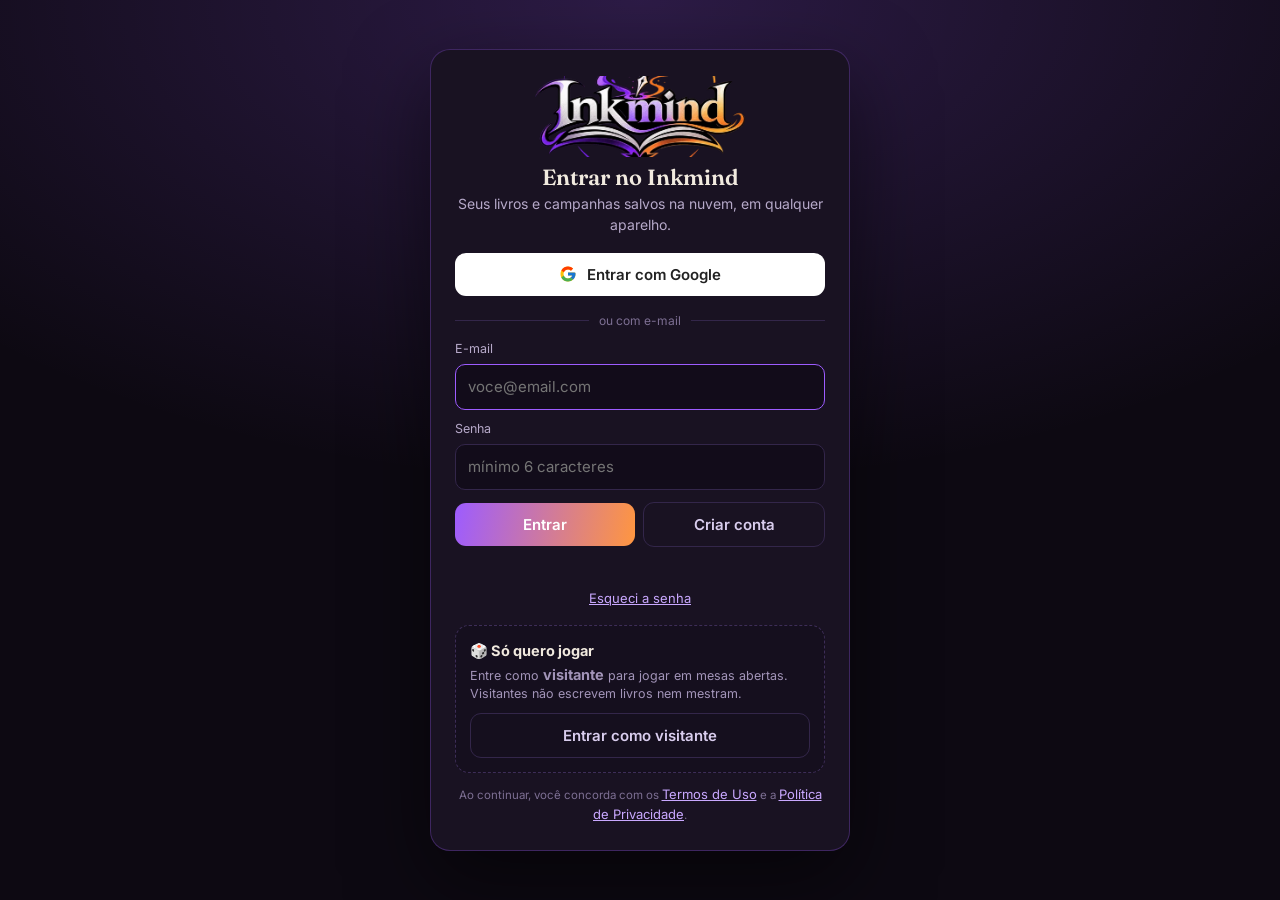
<file: index.html>
<!DOCTYPE html>
<html lang="pt-BR" data-theme="inkmind">
<head>
<meta charset="utf-8">
<meta name="viewport" content="width=device-width, initial-scale=1">
<title>Inkmind — Estúdio de Histórias e RPG</title>
<link rel="icon" type="image/png" href="img/icon-64.png">
<link rel="apple-touch-icon" href="img/icon-180.png">
<meta name="theme-color" content="#0d0912">
<link rel="preconnect" href="https://fonts.googleapis.com">
<link rel="preconnect" href="https://fonts.gstatic.com" crossorigin>
<link rel="stylesheet" href="https://fonts.googleapis.com/css2?family=Fraunces:opsz,wght@9..144,400;9..144,600;9..144,700&family=Inter:wght@400;500;600&display=swap">
<script src="js/lib/purify.min.js"></script>
<link rel="stylesheet" href="css/inkmind.css?v=40">
<script>if(window.top===window&&!/claude|anthropic/.test(location.host)){[['link',{rel:'manifest',href:'manifest.webmanifest'}],['link',{rel:'apple-touch-icon',href:'img/icon-180.png'}],['meta',{name:'theme-color',content:'#0d0912'}],['meta',{name:'apple-mobile-web-app-capable',content:'yes'}],['meta',{name:'mobile-web-app-capable',content:'yes'}],['meta',{name:'apple-mobile-web-app-title',content:'Inkmind'}],['meta',{name:'apple-mobile-web-app-status-bar-style',content:'black-translucent'}]].forEach(([t,a])=>{const e=document.createElement(t);for(const k in a)e.setAttribute(k,a[k]);document.head.appendChild(e)})}</script>
</head>
<body>
<div id="splash"><div><img class="q-img" src="img/mark.webp" alt="">Abrindo sua estante…</div></div>
<div id="app"></div>
<div id="toasts"></div>
<div id="imgbar"><button data-w="25">25%</button><button data-w="50">50%</button><button data-w="75">75%</button><button data-w="100">100%</button><button data-w="del">Remover</button></div>
<input type="file" id="filepick" hidden>
<script src="js/01-base.js?v=40"></script>
<script src="js/02-estante.js?v=40"></script>
<script src="js/03-editor.js?v=40"></script>
<script src="js/04-mesa.js?v=40"></script>
<script src="js/05-mesa-extras.js?v=40"></script>
<script src="js/06-aparencia.js?v=40"></script>
<script src="js/07-mestre.js?v=40"></script>
<script src="js/08-tela-de-jogo.js?v=40"></script>
<script src="js/09-combate.js?v=40"></script>
<script src="js/10-aprender.js?v=40"></script>
<script src="js/11-mecanicas.js?v=40"></script>
<script src="js/12-backup.js?v=40"></script>
<script src="js/13-escrita-organizar.js?v=40"></script>
<script src="js/14-paginacao.js?v=40"></script>
<script src="js/15-menus.js?v=40"></script>
<script src="js/16-ferramentas-word.js?v=40"></script>
<script src="js/17-online.js?v=40"></script>
<script src="js/18-site-publico.js?v=40"></script>
<script src="js/19-mapa-secreto.js?v=40"></script>
<script src="js/20-painel-mover.js?v=40"></script>
<script src="js/21-coautoria.js?v=40"></script>
<script src="js/22-economia.js?v=40"></script>
<script src="js/23-celular-dados.js?v=40"></script>
<script src="js/24-livro-rpg.js?v=40"></script>
<script src="js/25-dicionario.js?v=40"></script>
<script src="js/26-revisor.js?v=40"></script>
<script src="js/27-relatos.js?v=40"></script>
<script src="js/28-zoom.js?v=40"></script>
<script src="js/29-telao.js?v=40"></script>
<script src="js/30-rotulo.js?v=40"></script>
<script src="js/31-previa-celular.js?v=40"></script>
<script src="js/32-modificacoes.js?v=40"></script>
<script src="js/33-lojas.js?v=40"></script>
<script src="js/34-cyberpunk.js?v=40"></script>
<script src="js/35-offline.js?v=40"></script>
<script src="js/99-inicio.js?v=40"></script>
</body>
</html>
</file>
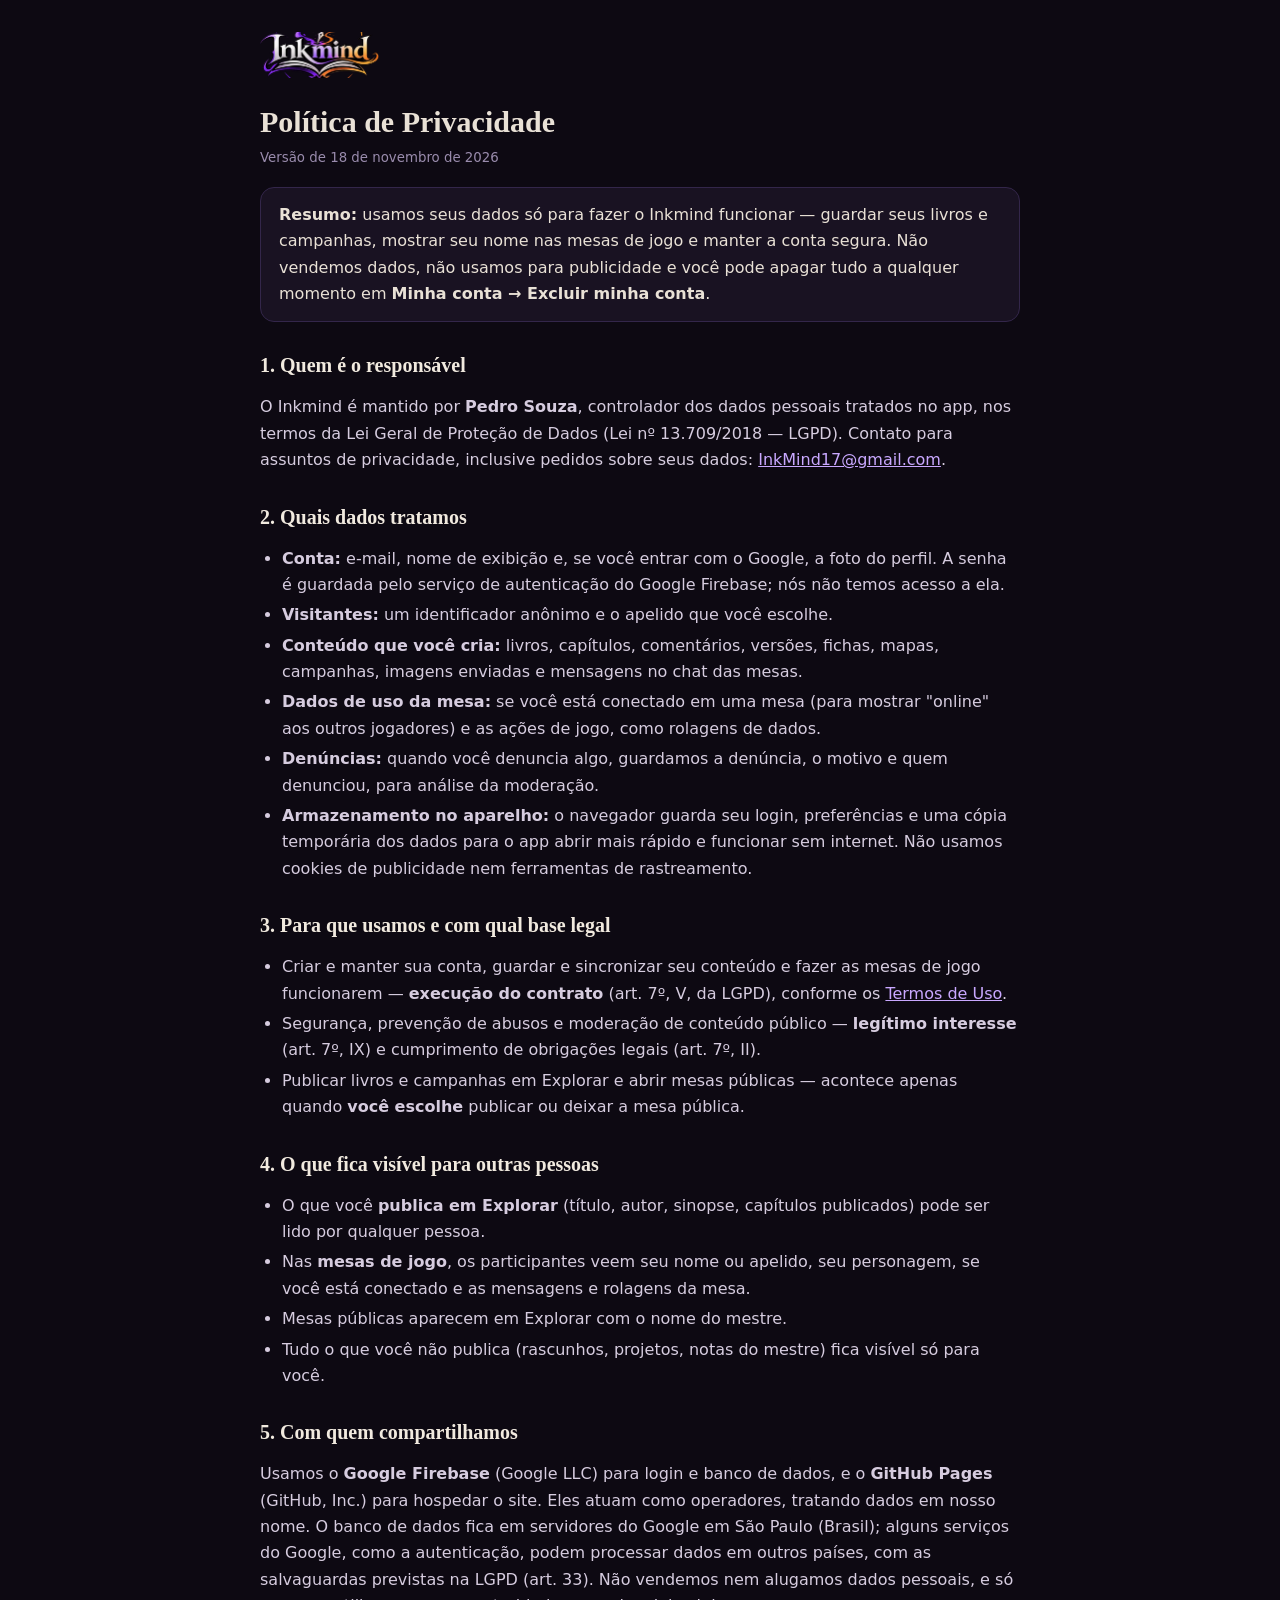
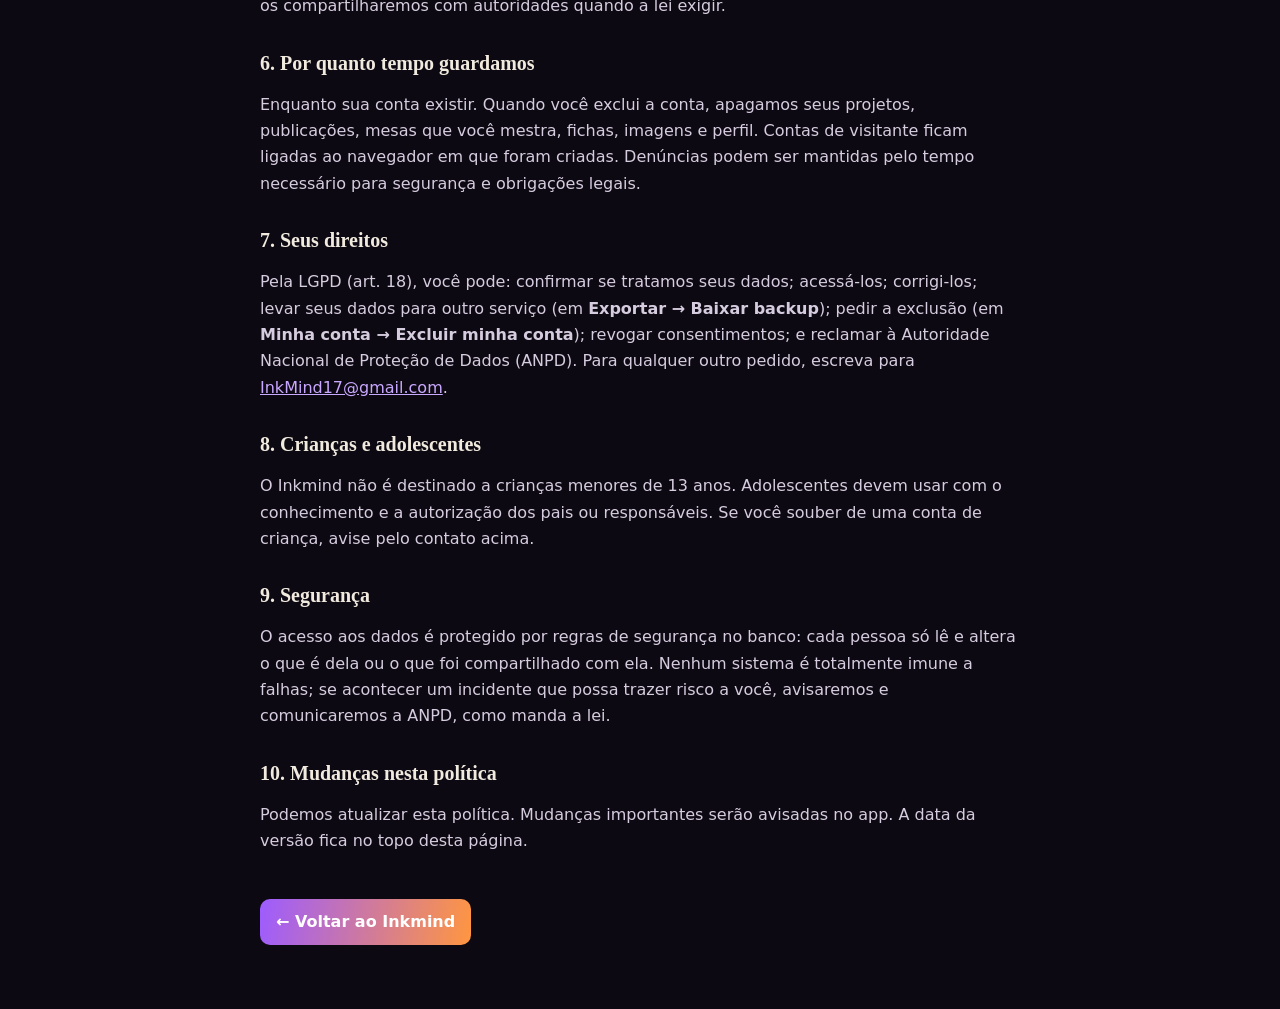
<file: privacidade.html>
<!DOCTYPE html>
<html lang="pt-BR">
<head>
<meta charset="utf-8">
<meta name="viewport" content="width=device-width,initial-scale=1">
<title>Política de Privacidade — Inkmind</title>
<link rel="icon" href="img/icon-64.png">
<meta name="theme-color" content="#0d0912">
<style>
body{margin:0;background:#0d0912;color:#e9e1d6;font:16px/1.65 Inter,system-ui,-apple-system,Segoe UI,sans-serif}
main{max-width:760px;margin:0 auto;padding:32px 20px 64px}
header{display:flex;align-items:center;gap:12px;margin-bottom:8px}header img{height:46px}
h1{font:600 30px/1.2 Georgia,serif;margin:18px 0 4px}h2{font:600 20px/1.3 Georgia,serif;margin:30px 0 8px;color:#f1eadf}
p,li{color:#d6ccdf}a{color:#c9a8ff}small{color:#9a8cad}
.box{background:#191222;border:1px solid #33264a;border-radius:14px;padding:14px 18px;margin:16px 0}
ul{padding-left:22px}li{margin:4px 0}
.back{display:inline-block;margin-top:28px;padding:10px 16px;border-radius:10px;background:linear-gradient(100deg,#9d5cff,#ff9640);color:#fff;text-decoration:none;font-weight:600}
</style>
</head>
<body><main>
<header><a href="./"><img src="img/wordmark.webp" alt="Inkmind"></a></header>
<h1>Política de Privacidade</h1>
<small>Versão de 18 de novembro de 2026</small>

<div class="box"><b>Resumo:</b> usamos seus dados só para fazer o Inkmind funcionar — guardar seus livros e campanhas, mostrar seu nome nas mesas de jogo e manter a conta segura. Não vendemos dados, não usamos para publicidade e você pode apagar tudo a qualquer momento em <b>Minha conta → Excluir minha conta</b>.</div>

<h2>1. Quem é o responsável</h2>
<p>O Inkmind é mantido por <b>Pedro Souza</b>, controlador dos dados pessoais tratados no app, nos termos da Lei Geral de Proteção de Dados (Lei nº 13.709/2018 — LGPD). Contato para assuntos de privacidade, inclusive pedidos sobre seus dados: <a href="mailto:InkMind17@gmail.com">InkMind17@gmail.com</a>.</p>

<h2>2. Quais dados tratamos</h2>
<ul>
<li><b>Conta:</b> e-mail, nome de exibição e, se você entrar com o Google, a foto do perfil. A senha é guardada pelo serviço de autenticação do Google Firebase; nós não temos acesso a ela.</li>
<li><b>Visitantes:</b> um identificador anônimo e o apelido que você escolhe.</li>
<li><b>Conteúdo que você cria:</b> livros, capítulos, comentários, versões, fichas, mapas, campanhas, imagens enviadas e mensagens no chat das mesas.</li>
<li><b>Dados de uso da mesa:</b> se você está conectado em uma mesa (para mostrar "online" aos outros jogadores) e as ações de jogo, como rolagens de dados.</li>
<li><b>Denúncias:</b> quando você denuncia algo, guardamos a denúncia, o motivo e quem denunciou, para análise da moderação.</li>
<li><b>Armazenamento no aparelho:</b> o navegador guarda seu login, preferências e uma cópia temporária dos dados para o app abrir mais rápido e funcionar sem internet. Não usamos cookies de publicidade nem ferramentas de rastreamento.</li>
</ul>

<h2>3. Para que usamos e com qual base legal</h2>
<ul>
<li>Criar e manter sua conta, guardar e sincronizar seu conteúdo e fazer as mesas de jogo funcionarem — <b>execução do contrato</b> (art. 7º, V, da LGPD), conforme os <a href="termos.html">Termos de Uso</a>.</li>
<li>Segurança, prevenção de abusos e moderação de conteúdo público — <b>legítimo interesse</b> (art. 7º, IX) e cumprimento de obrigações legais (art. 7º, II).</li>
<li>Publicar livros e campanhas em Explorar e abrir mesas públicas — acontece apenas quando <b>você escolhe</b> publicar ou deixar a mesa pública.</li>
</ul>

<h2>4. O que fica visível para outras pessoas</h2>
<ul>
<li>O que você <b>publica em Explorar</b> (título, autor, sinopse, capítulos publicados) pode ser lido por qualquer pessoa.</li>
<li>Nas <b>mesas de jogo</b>, os participantes veem seu nome ou apelido, seu personagem, se você está conectado e as mensagens e rolagens da mesa.</li>
<li>Mesas públicas aparecem em Explorar com o nome do mestre.</li>
<li>Tudo o que você não publica (rascunhos, projetos, notas do mestre) fica visível só para você.</li>
</ul>

<h2>5. Com quem compartilhamos</h2>
<p>Usamos o <b>Google Firebase</b> (Google LLC) para login e banco de dados, e o <b>GitHub Pages</b> (GitHub, Inc.) para hospedar o site. Eles atuam como operadores, tratando dados em nosso nome. O banco de dados fica em servidores do Google em São Paulo (Brasil); alguns serviços do Google, como a autenticação, podem processar dados em outros países, com as salvaguardas previstas na LGPD (art. 33). Não vendemos nem alugamos dados pessoais, e só os compartilharemos com autoridades quando a lei exigir.</p>

<h2>6. Por quanto tempo guardamos</h2>
<p>Enquanto sua conta existir. Quando você exclui a conta, apagamos seus projetos, publicações, mesas que você mestra, fichas, imagens e perfil. Contas de visitante ficam ligadas ao navegador em que foram criadas. Denúncias podem ser mantidas pelo tempo necessário para segurança e obrigações legais.</p>

<h2>7. Seus direitos</h2>
<p>Pela LGPD (art. 18), você pode: confirmar se tratamos seus dados; acessá-los; corrigi-los; levar seus dados para outro serviço (em <b>Exportar → Baixar backup</b>); pedir a exclusão (em <b>Minha conta → Excluir minha conta</b>); revogar consentimentos; e reclamar à Autoridade Nacional de Proteção de Dados (ANPD). Para qualquer outro pedido, escreva para <a href="mailto:InkMind17@gmail.com">InkMind17@gmail.com</a>.</p>

<h2>8. Crianças e adolescentes</h2>
<p>O Inkmind não é destinado a crianças menores de 13 anos. Adolescentes devem usar com o conhecimento e a autorização dos pais ou responsáveis. Se você souber de uma conta de criança, avise pelo contato acima.</p>

<h2>9. Segurança</h2>
<p>O acesso aos dados é protegido por regras de segurança no banco: cada pessoa só lê e altera o que é dela ou o que foi compartilhado com ela. Nenhum sistema é totalmente imune a falhas; se acontecer um incidente que possa trazer risco a você, avisaremos e comunicaremos a ANPD, como manda a lei.</p>

<h2>10. Mudanças nesta política</h2>
<p>Podemos atualizar esta política. Mudanças importantes serão avisadas no app. A data da versão fica no topo desta página.</p>

<a class="back" href="./">← Voltar ao Inkmind</a>
</main></body>
</html>
</file>
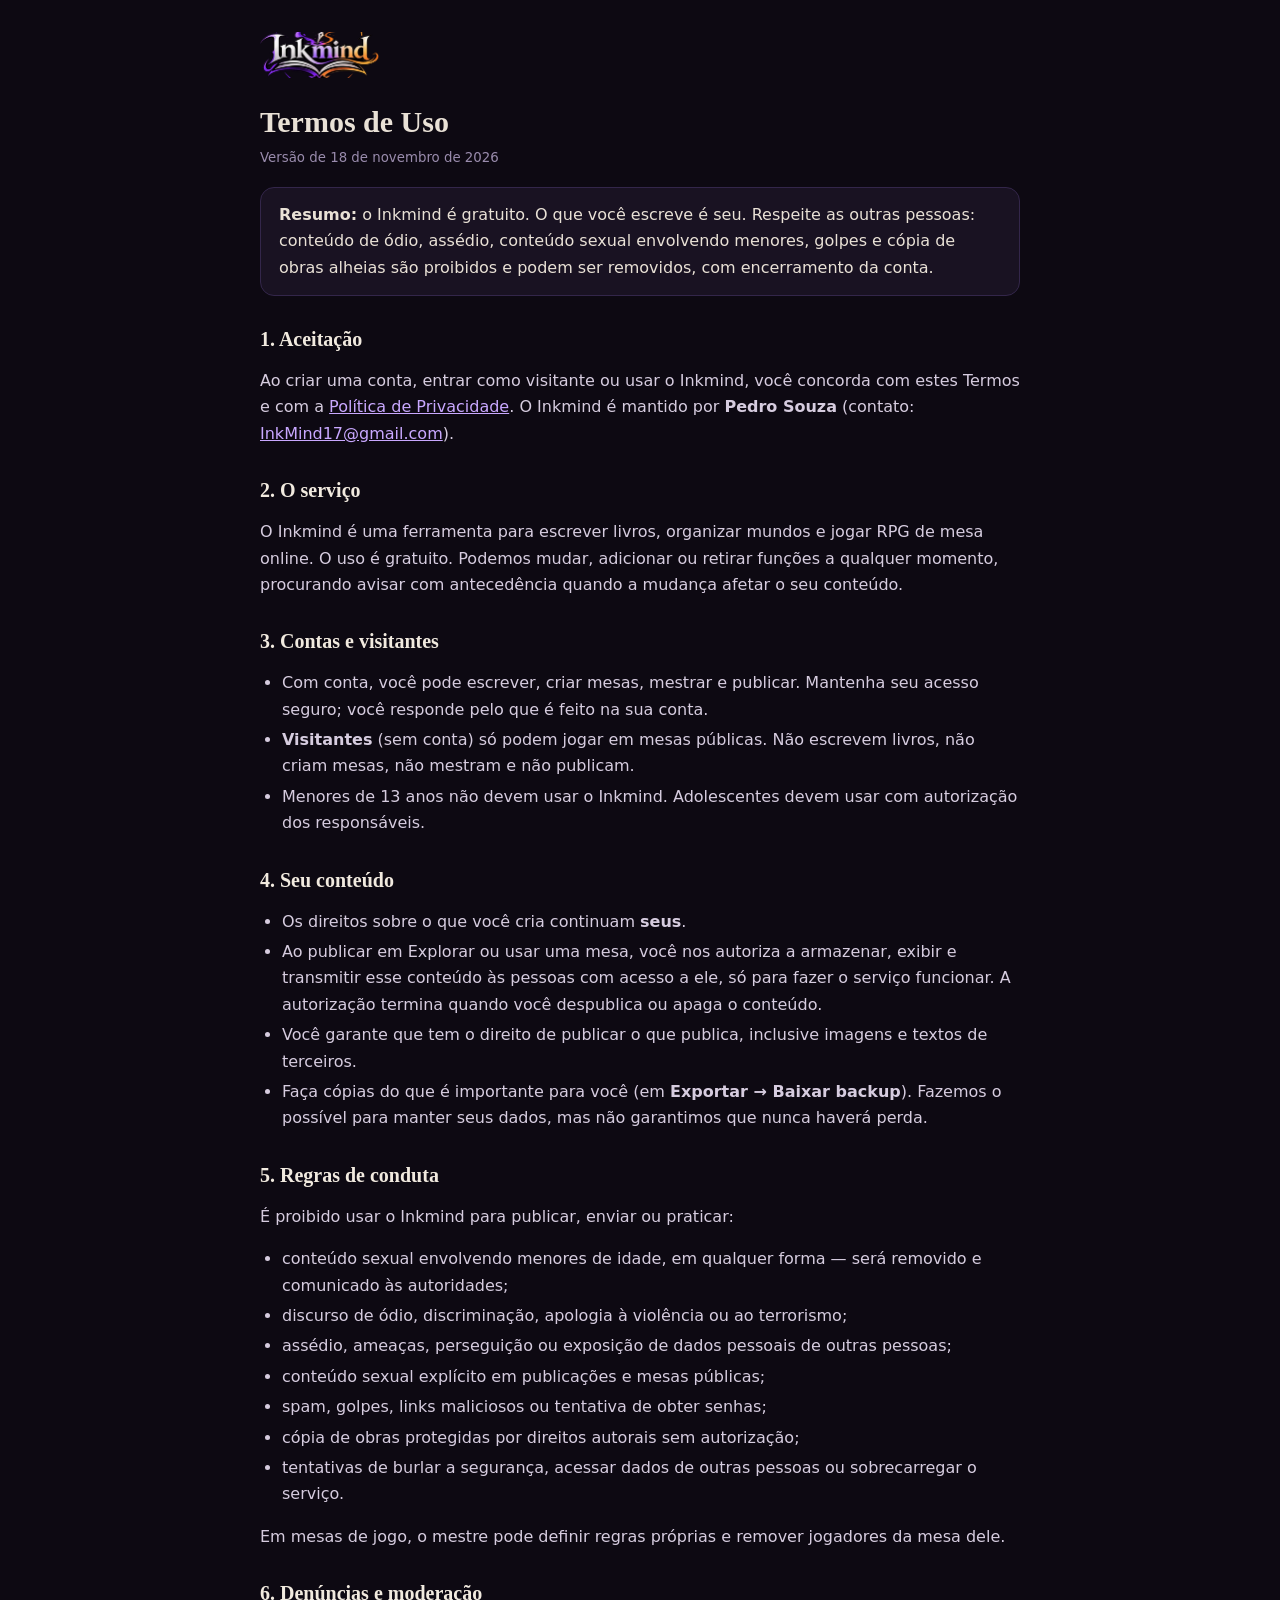
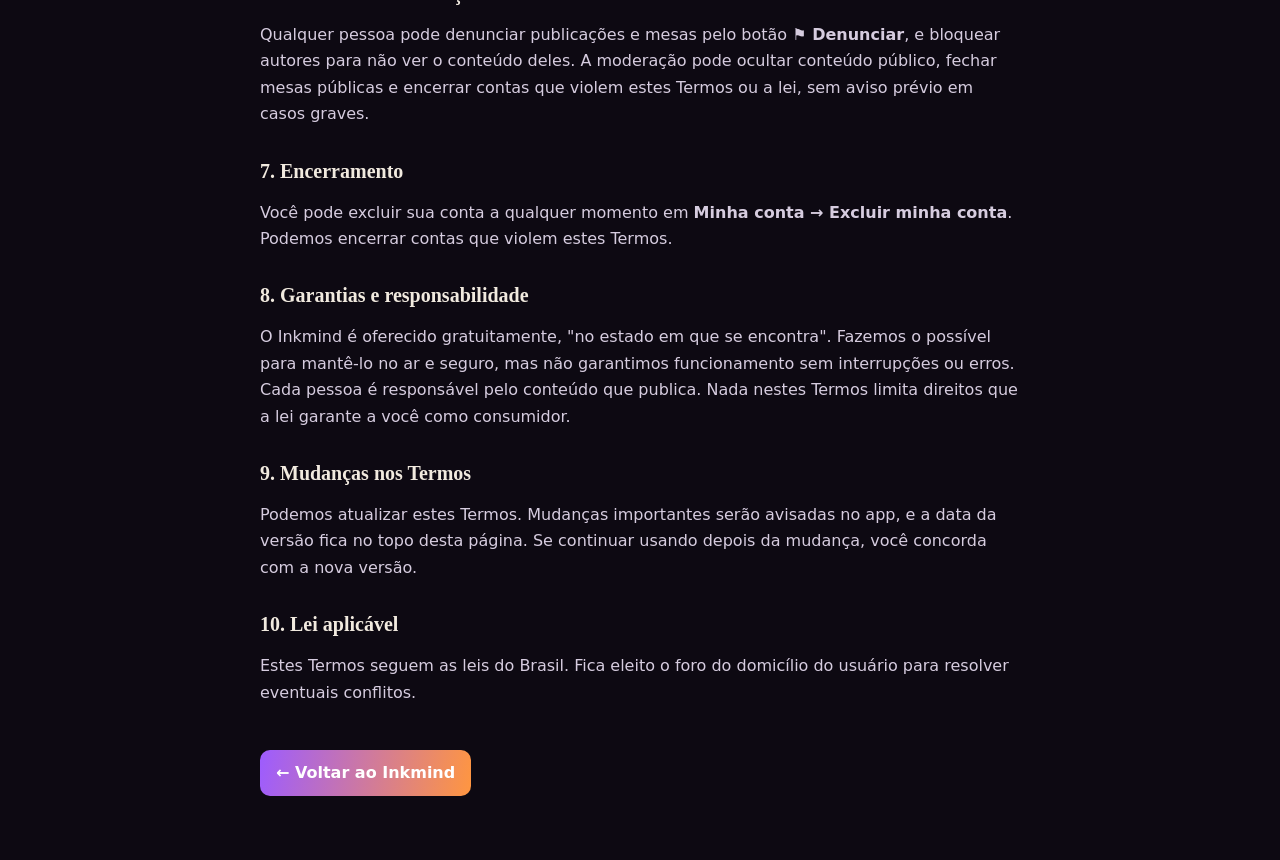
<file: termos.html>
<!DOCTYPE html>
<html lang="pt-BR">
<head>
<meta charset="utf-8">
<meta name="viewport" content="width=device-width,initial-scale=1">
<title>Termos de Uso — Inkmind</title>
<link rel="icon" href="img/icon-64.png">
<meta name="theme-color" content="#0d0912">
<style>
body{margin:0;background:#0d0912;color:#e9e1d6;font:16px/1.65 Inter,system-ui,-apple-system,Segoe UI,sans-serif}
main{max-width:760px;margin:0 auto;padding:32px 20px 64px}
header{display:flex;align-items:center;gap:12px;margin-bottom:8px}header img{height:46px}
h1{font:600 30px/1.2 Georgia,serif;margin:18px 0 4px}h2{font:600 20px/1.3 Georgia,serif;margin:30px 0 8px;color:#f1eadf}
p,li{color:#d6ccdf}a{color:#c9a8ff}small{color:#9a8cad}
.box{background:#191222;border:1px solid #33264a;border-radius:14px;padding:14px 18px;margin:16px 0}
ul{padding-left:22px}li{margin:4px 0}
.back{display:inline-block;margin-top:28px;padding:10px 16px;border-radius:10px;background:linear-gradient(100deg,#9d5cff,#ff9640);color:#fff;text-decoration:none;font-weight:600}
</style>
</head>
<body><main>
<header><a href="./"><img src="img/wordmark.webp" alt="Inkmind"></a></header>
<h1>Termos de Uso</h1>
<small>Versão de 18 de novembro de 2026</small>

<div class="box"><b>Resumo:</b> o Inkmind é gratuito. O que você escreve é seu. Respeite as outras pessoas: conteúdo de ódio, assédio, conteúdo sexual envolvendo menores, golpes e cópia de obras alheias são proibidos e podem ser removidos, com encerramento da conta.</div>

<h2>1. Aceitação</h2>
<p>Ao criar uma conta, entrar como visitante ou usar o Inkmind, você concorda com estes Termos e com a <a href="privacidade.html">Política de Privacidade</a>. O Inkmind é mantido por <b>Pedro Souza</b> (contato: <a href="mailto:InkMind17@gmail.com">InkMind17@gmail.com</a>).</p>

<h2>2. O serviço</h2>
<p>O Inkmind é uma ferramenta para escrever livros, organizar mundos e jogar RPG de mesa online. O uso é gratuito. Podemos mudar, adicionar ou retirar funções a qualquer momento, procurando avisar com antecedência quando a mudança afetar o seu conteúdo.</p>

<h2>3. Contas e visitantes</h2>
<ul>
<li>Com conta, você pode escrever, criar mesas, mestrar e publicar. Mantenha seu acesso seguro; você responde pelo que é feito na sua conta.</li>
<li><b>Visitantes</b> (sem conta) só podem jogar em mesas públicas. Não escrevem livros, não criam mesas, não mestram e não publicam.</li>
<li>Menores de 13 anos não devem usar o Inkmind. Adolescentes devem usar com autorização dos responsáveis.</li>
</ul>

<h2>4. Seu conteúdo</h2>
<ul>
<li>Os direitos sobre o que você cria continuam <b>seus</b>.</li>
<li>Ao publicar em Explorar ou usar uma mesa, você nos autoriza a armazenar, exibir e transmitir esse conteúdo às pessoas com acesso a ele, só para fazer o serviço funcionar. A autorização termina quando você despublica ou apaga o conteúdo.</li>
<li>Você garante que tem o direito de publicar o que publica, inclusive imagens e textos de terceiros.</li>
<li>Faça cópias do que é importante para você (em <b>Exportar → Baixar backup</b>). Fazemos o possível para manter seus dados, mas não garantimos que nunca haverá perda.</li>
</ul>

<h2>5. Regras de conduta</h2>
<p>É proibido usar o Inkmind para publicar, enviar ou praticar:</p>
<ul>
<li>conteúdo sexual envolvendo menores de idade, em qualquer forma — será removido e comunicado às autoridades;</li>
<li>discurso de ódio, discriminação, apologia à violência ou ao terrorismo;</li>
<li>assédio, ameaças, perseguição ou exposição de dados pessoais de outras pessoas;</li>
<li>conteúdo sexual explícito em publicações e mesas públicas;</li>
<li>spam, golpes, links maliciosos ou tentativa de obter senhas;</li>
<li>cópia de obras protegidas por direitos autorais sem autorização;</li>
<li>tentativas de burlar a segurança, acessar dados de outras pessoas ou sobrecarregar o serviço.</li>
</ul>
<p>Em mesas de jogo, o mestre pode definir regras próprias e remover jogadores da mesa dele.</p>

<h2>6. Denúncias e moderação</h2>
<p>Qualquer pessoa pode denunciar publicações e mesas pelo botão <b>⚑ Denunciar</b>, e bloquear autores para não ver o conteúdo deles. A moderação pode ocultar conteúdo público, fechar mesas públicas e encerrar contas que violem estes Termos ou a lei, sem aviso prévio em casos graves.</p>

<h2>7. Encerramento</h2>
<p>Você pode excluir sua conta a qualquer momento em <b>Minha conta → Excluir minha conta</b>. Podemos encerrar contas que violem estes Termos.</p>

<h2>8. Garantias e responsabilidade</h2>
<p>O Inkmind é oferecido gratuitamente, "no estado em que se encontra". Fazemos o possível para mantê-lo no ar e seguro, mas não garantimos funcionamento sem interrupções ou erros. Cada pessoa é responsável pelo conteúdo que publica. Nada nestes Termos limita direitos que a lei garante a você como consumidor.</p>

<h2>9. Mudanças nos Termos</h2>
<p>Podemos atualizar estes Termos. Mudanças importantes serão avisadas no app, e a data da versão fica no topo desta página. Se continuar usando depois da mudança, você concorda com a nova versão.</p>

<h2>10. Lei aplicável</h2>
<p>Estes Termos seguem as leis do Brasil. Fica eleito o foro do domicílio do usuário para resolver eventuais conflitos.</p>

<a class="back" href="./">← Voltar ao Inkmind</a>
</main></body>
</html>
</file>
<file: css/inkmind.css>
:root{--ui:'Inter',system-ui,-apple-system,sans-serif;--disp:'Fraunces',Georgia,serif;--r:12px}
[data-theme=inkmind]{--bg:#0d0912;--panel:#150f1d;--panel2:#1c1427;--ink:#f1eadf;--muted:#a597b6;--line:#2e2342;--accent:#9d5cff;--accent-ink:#fff;--accent2:#ff9640;--paper:#191222;--paper-ink:#f1eadf;--shadow:0 1px 2px rgba(0,0,0,.4),0 10px 30px rgba(0,0,0,.45)}
[data-theme=inkmind-claro]{--bg:#f3eee6;--panel:#fbf8f3;--panel2:#f0e9de;--ink:#22172e;--muted:#76688a;--line:#e1d5c5;--accent:#7b3fe4;--accent-ink:#fff;--accent2:#e8731f;--paper:#fffdf9;--paper-ink:#22172e;--shadow:0 1px 2px rgba(60,30,90,.08),0 10px 30px rgba(60,30,90,.10)}
[data-theme=pergaminho]{--bg:#ebe1cc;--panel:#f6efe0;--panel2:#efe5cf;--ink:#2a2017;--muted:#7a6a55;--line:#d7c7a7;--accent:#8b3a2b;--accent-ink:#fff;--paper:#fcf8ef;--paper-ink:#2a2017;--shadow:0 1px 2px rgba(60,40,20,.08),0 10px 30px rgba(60,40,20,.10)}
[data-theme=noite]{--bg:#121419;--panel:#1a1d24;--panel2:#20242d;--ink:#e8e3d7;--muted:#8d92a0;--line:#2c313c;--accent:#c9a45c;--accent-ink:#17130a;--paper:#1d212b;--paper-ink:#e8e3d7;--shadow:0 1px 2px rgba(0,0,0,.3),0 10px 30px rgba(0,0,0,.35)}
[data-theme=claro]{--bg:#f2f2ef;--panel:#ffffff;--panel2:#f7f7f5;--ink:#1d1d1f;--muted:#6b6b70;--line:#e2e2de;--accent:#3651c9;--accent-ink:#fff;--paper:#ffffff;--paper-ink:#1d1d1f;--shadow:0 1px 2px rgba(0,0,0,.05),0 10px 30px rgba(0,0,0,.07)}
[data-theme=grimorio]{--bg:#0d1714;--panel:#13211c;--panel2:#182a23;--ink:#ebe5cf;--muted:#8ea395;--line:#24392f;--accent:#d4a84a;--accent-ink:#14100a;--paper:#12201a;--paper-ink:#ebe5cf;--shadow:0 1px 2px rgba(0,0,0,.35),0 10px 30px rgba(0,0,0,.4)}
*{box-sizing:border-box}
html,body{margin:0;height:100%}
#app{height:100%}
body{background:var(--bg);color:var(--ink);font:14px/1.5 var(--ui);-webkit-font-smoothing:antialiased;overflow:hidden}
button{font:inherit;color:inherit;cursor:pointer}
a{color:var(--accent)}
.btn{display:inline-flex;align-items:center;justify-content:center;gap:6px;border:1px solid var(--line);background:var(--panel);padding:8px 13px;border-radius:10px;white-space:nowrap;transition:border-color .15s,background .15s}
.btn:hover{border-color:var(--muted)}
.btn.primary{background:var(--accent);color:var(--accent-ink);border-color:var(--accent)}
.btn.primary:hover{filter:brightness(1.07)}
.btn.ghost{background:transparent;border-color:transparent}
.btn.ghost:hover{background:var(--panel2)}
.btn.sm{padding:5px 9px;font-size:13px;border-radius:8px}
.btn.danger{color:#c0392b}
.btn:disabled{opacity:.5;cursor:default}
.ico{width:18px;height:18px;fill:none;stroke:currentColor;stroke-width:1.8;stroke-linecap:round;stroke-linejoin:round;flex:none}
input,select,textarea{font:inherit;color:var(--ink);background:var(--paper);border:1px solid var(--line);border-radius:8px;padding:8px 10px;width:100%;outline:none}
input:focus,select:focus,textarea:focus{border-color:var(--accent)}
input[type=checkbox],input[type=radio]{width:auto;accent-color:var(--accent)}
input[type=range]{padding:0;accent-color:var(--accent);background:transparent;border:0}
input[type=color]{padding:2px;height:36px;width:56px}
textarea{resize:vertical;min-height:80px;line-height:1.5}
label.f{display:block;font-size:12px;color:var(--muted);margin:12px 0 5px;font-weight:500}
.row{display:flex;gap:10px;align-items:center}
.row.wrap{flex-wrap:wrap}
.grow{flex:1;min-width:0}
.muted{color:var(--muted)}
.small{font-size:12px}
.sp{flex:1}
.card{background:var(--panel);border:1px solid var(--line);border-radius:var(--r);padding:18px}
.card h3{margin:0 0 4px;font:600 17px var(--disp)}
.card > p.muted{margin:0 0 8px}
.pill{display:inline-flex;align-items:center;gap:5px;font-size:11px;padding:3px 8px;border-radius:99px;background:var(--panel2);border:1px solid var(--line);color:var(--muted);white-space:nowrap}
.seg{display:inline-flex;border:1px solid var(--line);border-radius:10px;overflow:hidden;background:var(--paper)}
.seg button{border:0;background:transparent;padding:7px 12px}
.seg button.on{background:var(--accent);color:var(--accent-ink)}
.toggle{display:flex;align-items:center;gap:10px;cursor:pointer;margin:10px 0}
.toggle input{display:none}
.toggle .sw{width:36px;height:20px;border-radius:99px;background:var(--line);position:relative;transition:.2s;flex:none}
.toggle .sw::after{content:'';position:absolute;top:2px;left:2px;width:16px;height:16px;border-radius:50%;background:#fff;transition:.2s;box-shadow:0 1px 2px rgba(0,0,0,.2)}
.toggle input:checked + .sw{background:var(--accent)}
.toggle input:checked + .sw::after{left:18px}
.drop{border:2px dashed var(--line);border-radius:var(--r);padding:26px;text-align:center;color:var(--muted);cursor:pointer;transition:.15s;background:var(--panel2)}
.drop:hover,.drop.over{border-color:var(--accent);color:var(--ink)}
.drop b{color:var(--ink)}

/* splash */
#splash{position:fixed;inset:0;display:grid;place-items:center;font:500 18px var(--disp);color:var(--muted)}
#splash .q{font-size:42px;color:var(--accent);display:block;text-align:center;margin-bottom:8px;animation:bob 1.6s ease-in-out infinite}
@keyframes bob{50%{transform:translateY(-6px) rotate(-6deg)}}

/* home */
.home{height:100%;overflow:auto}
.home-h{display:flex;align-items:center;gap:12px;padding:16px 28px;border-bottom:1px solid var(--line);background:var(--panel);position:sticky;top:0;z-index:5}
.brand{font:700 22px var(--disp);display:flex;align-items:center;gap:8px;letter-spacing:-.01em}
.brand .logo{width:32px;height:32px;border-radius:9px;background:var(--accent);color:var(--accent-ink);display:grid;place-items:center;font-size:17px}
.hero{padding:40px 28px 10px;max-width:1180px;margin:0 auto}
.hero h1{font:600 40px/1.1 var(--disp);margin:0 0 8px;letter-spacing:-.02em}
.hero p{margin:0 0 20px;color:var(--muted);font-size:16px}
.shelf{display:grid;grid-template-columns:repeat(auto-fill,minmax(200px,1fr));gap:22px;padding:24px 28px 60px;max-width:1180px;margin:0 auto}
.book{cursor:pointer;display:flex;flex-direction:column;gap:10px}
.cover{aspect-ratio:2/3;border-radius:6px 12px 12px 6px;box-shadow:var(--shadow);position:relative;overflow:hidden;display:flex;flex-direction:column;justify-content:flex-end;padding:18px;color:#fff;transition:transform .2s}
.book:hover .cover{transform:translateY(-4px) rotate(-.5deg)}
.cover img{position:absolute;inset:0;width:100%;height:100%;object-fit:cover}
.cover::before{content:'';position:absolute;left:0;top:0;bottom:0;width:10px;background:linear-gradient(90deg,rgba(0,0,0,.35),rgba(255,255,255,.08),transparent);z-index:2}
.cover .ct{position:relative;z-index:1;font:600 21px/1.15 var(--disp);text-shadow:0 2px 12px rgba(0,0,0,.5)}
.cover .ca{position:relative;z-index:1;font-size:12px;opacity:.85;margin-top:4px}
.cover.hasimg::after{content:'';position:absolute;inset:0;background:linear-gradient(transparent 45%,rgba(0,0,0,.7))}
.cover.hasimg .ct,.cover.hasimg .ca{z-index:3}
.book-meta{display:flex;align-items:center;gap:6px;flex-wrap:wrap}
.book-meta b{font-weight:600;font-size:14px;width:100%;white-space:nowrap;overflow:hidden;text-overflow:ellipsis}
.newbook{background:transparent;font:inherit;cursor:pointer;aspect-ratio:2/3;border:2px dashed var(--line);border-radius:6px 12px 12px 6px;display:grid;place-items:center;color:var(--muted);text-align:center;padding:16px;transition:.15s}
.newbook:hover{border-color:var(--accent);color:var(--ink)}
.newbook .big{font-size:34px;line-height:1;display:block;margin-bottom:6px;color:var(--accent)}
.typepick{display:grid;grid-template-columns:1fr 1fr;gap:10px}
.typepick label{border:1px solid var(--line);border-radius:12px;padding:14px;cursor:pointer;display:block;background:var(--paper)}
.typepick label:has(input:checked){border-color:var(--accent);box-shadow:0 0 0 2px color-mix(in srgb,var(--accent) 25%,transparent)}
.typepick input{display:none}
.typepick .tt{font:600 16px var(--disp);display:block}

/* workspace */
.ws{height:100%;display:grid;grid-template-columns:212px minmax(0,1fr)}
.rail{display:flex;flex-direction:column;gap:2px;background:var(--panel);border-right:1px solid var(--line);padding:12px 10px;min-height:0;overflow:auto}
.rail .rback{display:flex;align-items:center;gap:6px;border:0;background:transparent;color:var(--muted);padding:6px 8px;border-radius:8px;font-size:13px}
.rail .rback:hover{background:var(--panel2);color:var(--ink)}
.ptitle{font:600 17px/1.2 var(--disp);background:transparent;border:1px solid transparent;width:100%;padding:6px 8px;margin:4px 0 10px}
.ptitle:hover{border-color:var(--line)}
.rail nav{display:flex;flex-direction:column;gap:2px}
.rail nav button{display:flex;align-items:center;gap:10px;width:100%;border:0;background:transparent;padding:9px 10px;border-radius:10px;color:var(--muted);font-weight:500;text-align:left;white-space:nowrap}
.rail nav button:hover{background:var(--panel2);color:var(--ink)}
.rail nav button.on{background:var(--paper);color:var(--ink);box-shadow:inset 3px 0 0 var(--accent),0 1px 2px rgba(0,0,0,.05)}
.rail .rsep{font-size:10px;text-transform:uppercase;letter-spacing:.12em;color:var(--muted);padding:14px 10px 4px}
.rail .rfoot{margin-top:auto;padding:10px 8px 2px}
.status{font-size:12px;color:var(--muted);white-space:nowrap;display:flex;align-items:center;gap:6px}
.status .d{width:7px;height:7px;border-radius:50%;background:#3aa76d}
.status.saving .d{background:#e0a030}
.status.err .d{background:#d0453a}
#view{min-height:0;overflow:hidden;position:relative}
.scrollview{height:100%;overflow:auto;padding:28px 24px 80px}
.wrapc{max-width:1100px;margin:0 auto}
.vh{display:flex;align-items:flex-end;gap:12px;margin-bottom:18px;flex-wrap:wrap}
.vh h2{font:600 28px/1.1 var(--disp);margin:0;letter-spacing:-.01em}
.vh p{margin:4px 0 0;color:var(--muted)}

/* write */
.write{display:grid;grid-template-columns:270px 1fr auto;height:100%;min-height:0}
.side{border-right:1px solid var(--line);background:var(--panel);display:flex;flex-direction:column;min-height:0}
.side-h{display:flex;align-items:center;gap:8px;padding:14px 14px 8px}
.side-h b{font:600 15px var(--disp)}
.chlist{list-style:none;margin:0;padding:4px 8px;overflow:auto;flex:1}
.ch{display:flex;align-items:center;gap:8px;padding:8px 8px;border-radius:9px;cursor:pointer;position:relative;border:1px solid transparent}
.ch:hover{background:var(--panel2)}
.ch.on{background:var(--paper);border-color:var(--line);box-shadow:0 1px 2px rgba(0,0,0,.04)}
.ch.dragover{border-top:2px solid var(--accent)}
.ch .n{font:600 12px var(--disp);color:var(--muted);width:20px;text-align:center;flex:none}
.ch .t{flex:1;min-width:0;white-space:nowrap;overflow:hidden;text-overflow:ellipsis}
.ch .w{font-size:11px;color:var(--muted)}
.ch .ops{display:none;gap:1px}
.ch:hover .ops,.ch.on .ops{display:flex}
.ch:hover .w,.ch.on .w{display:none}
.ch .ops button{border:0;background:transparent;padding:2px 4px;border-radius:5px;color:var(--muted);line-height:1}
.ch .ops button:hover{background:var(--line);color:var(--ink)}
.dot{width:8px;height:8px;border-radius:50%;flex:none}
.st-rascunho{background:#b9a98e}.st-revisao{background:#e0a030}.st-pronto{background:#3aa76d}
.side-f{padding:12px 14px;border-top:1px solid var(--line);font-size:12px;color:var(--muted)}
.bar{height:6px;border-radius:99px;background:var(--line);overflow:hidden;margin-top:6px}
.bar i{display:block;height:100%;background:var(--accent);border-radius:99px;transition:width .3s}
.goal{display:flex;align-items:center;gap:6px;margin-top:8px}
.goal input{width:90px;padding:3px 6px;font-size:12px}
.ed{display:flex;flex-direction:column;min-width:0;min-height:0}
.toolbar{display:flex;align-items:center;gap:2px;padding:6px 10px;border-bottom:1px solid var(--line);background:var(--panel);overflow-x:auto;scrollbar-width:thin}
.toolbar .sep{width:1px;height:22px;background:var(--line);margin:0 5px;flex:none}
.tb{border:0;background:transparent;min-width:32px;height:32px;border-radius:8px;display:inline-grid;place-items:center;color:var(--ink);flex:none;padding:0 6px}
.tb:hover{background:var(--panel2)}
.tb.on{background:var(--panel2);color:var(--accent)}
.tb.txt{font-weight:700;font-family:Georgia,serif;font-size:15px}
.toolbar select{width:auto;padding:5px 8px;font-size:13px;background:var(--panel);flex:none}
.stage{position:relative;flex:1;min-height:0}
.scroller{position:absolute;inset:0;overflow:auto;padding:36px 18px 140px}
.wm-layer{position:absolute;inset:0 12px 0 0;pointer-events:none;z-index:2}
.paper{max-width:var(--pw,720px);margin:0 auto;background:var(--paper);color:var(--paper-ink);padding:64px 72px 90px;border-radius:3px;box-shadow:var(--shadow);min-height:75vh;position:relative}
.ch-kicker{text-align:center;text-transform:uppercase;letter-spacing:.22em;font-size:11px;color:var(--muted);margin-bottom:6px}
.ch-title{display:block;width:100%;text-align:center;font-family:var(--hf);font-size:calc(var(--fs) * 1.9);font-weight:600;border:0;background:transparent;color:var(--paper-ink);padding:4px;margin-bottom:34px;line-height:1.2}
.ch-title:focus{outline:1px dashed var(--line)}
.ed-f{display:flex;align-items:center;gap:10px;padding:6px 14px;border-top:1px solid var(--line);background:var(--panel);font-size:12px;color:var(--muted);flex-wrap:wrap}
.ed-f select{width:auto;padding:3px 6px;font-size:12px}
.notes{width:0;overflow:hidden;border-left:1px solid var(--line);background:var(--panel);transition:width .2s;display:flex;flex-direction:column}
.notes.open{width:300px}
.notes .in{padding:14px;width:300px;display:flex;flex-direction:column;gap:8px;height:100%}
.notes textarea{flex:1;min-height:200px;background:var(--paper)}
.notes h4{margin:0;font:600 15px var(--disp)}
body.focus .side,body.focus .rail,body.focus .toolbar{display:none}
body.focus .ws{grid-template-columns:1fr}
body.focus .write{grid-template-columns:1fr auto}
.empty{text-align:center;padding:60px 20px;color:var(--muted)}
.empty .big{font:600 22px var(--disp);color:var(--ink);margin-bottom:6px}
#imgbar{position:fixed;z-index:50;display:none;gap:2px;background:var(--panel);border:1px solid var(--line);border-radius:10px;padding:4px;box-shadow:var(--shadow)}
#imgbar button{border:0;background:transparent;padding:4px 8px;border-radius:6px;font-size:12px}
#imgbar button:hover{background:var(--panel2)}

/* prose (editor + previews) */
.prose{font-family:var(--bf);font-size:var(--fs);line-height:var(--lh);text-align:var(--align);outline:none;min-height:40vh;word-wrap:break-word}
.prose p{margin:0;text-indent:var(--ind,1.6em)}
.prose.web p{text-indent:0;margin:0 0 .9em}
.prose h1,.prose h2,.prose h3,.prose h4{font-family:var(--hf);line-height:1.25;text-indent:0;margin:1.4em 0 .6em;font-weight:600}
.prose h1{font-size:1.7em;text-align:center}.prose h2{font-size:1.4em}.prose h3{font-size:1.15em}
.prose > :first-child{margin-top:0}
.prose.dropcap > p:first-child{text-indent:0}
.prose.dropcap > p:first-child::first-letter{float:left;font-family:var(--hf);font-size:3.5em;line-height:.82;padding:.06em .1em 0 0;color:var(--accent);font-weight:600}
.prose blockquote{margin:1em 1.5em;font-style:italic;border-left:3px solid var(--line);padding-left:1em}
.prose blockquote p{text-indent:0}
.prose ul,.prose ol{margin:.6em 0;padding-left:1.6em}
.prose li p{text-indent:0}
.prose hr,.prose hr.scene{border:0;height:1.6em;margin:1.2em 0;text-align:center;overflow:visible}
.prose hr::before{content:'✦  ✦  ✦';color:var(--muted);font-size:.9em;letter-spacing:.3em}
.prose img{max-width:100%;height:auto;display:block;margin:1.2em auto;border-radius:3px;cursor:pointer}
.prose img.sel{outline:3px solid var(--accent);outline-offset:2px}
.prose a{color:var(--accent)}
.prose .boxed{display:block;background:color-mix(in srgb,var(--accent) 7%,transparent);border:1px solid color-mix(in srgb,var(--accent) 35%,transparent);border-left:4px solid var(--accent);padding:.9em 1.1em;margin:1.2em 0;border-radius:4px;font-style:italic}
.prose .boxed p{text-indent:0}
.prose .statblock{display:block;border-top:3px solid var(--accent);border-bottom:3px solid var(--accent);background:color-mix(in srgb,var(--accent) 5%,transparent);padding:.8em 1em;margin:1.2em 0;font-family:var(--ui);font-size:.82em;line-height:1.45;text-align:left}
.prose .statblock h4{margin:0;font-family:var(--hf);color:var(--accent);font-size:1.45em}
.prose .statblock p{text-indent:0;margin:.3em 0}
.prose .statblock .sb-sub{font-style:italic;color:var(--muted);margin:0 0 .5em}
.prose .statblock table{border-collapse:collapse;width:100%;margin:.5em 0;text-align:center}
.prose .statblock th{font-size:.85em;color:var(--accent);padding:2px 4px}
.prose .statblock td{padding:2px 4px}

/* codex */
.chips{display:flex;gap:6px;flex-wrap:wrap;margin-bottom:16px}
.chip{border:1px solid var(--line);background:var(--panel);border-radius:99px;padding:6px 12px;font-size:13px}
.chip.on{background:var(--accent);border-color:var(--accent);color:var(--accent-ink)}
.cx-grid{display:grid;grid-template-columns:repeat(auto-fill,minmax(230px,1fr));gap:14px}
.cx{background:var(--panel);border:1px solid var(--line);border-radius:var(--r);overflow:hidden;cursor:pointer;display:flex;flex-direction:column;transition:.15s}
.cx:hover{border-color:var(--muted);transform:translateY(-2px)}
.cx .im{aspect-ratio:16/10;background:var(--panel2);display:grid;place-items:center;color:var(--muted);font:600 30px var(--disp);overflow:hidden}
.cx .im img{width:100%;height:100%;object-fit:cover}
.cx .bd{padding:12px 14px}
.cx .nm{font:600 16px var(--disp);margin-bottom:4px}
.cx .at{font-size:12px;color:var(--muted);margin-top:6px;display:flex;flex-wrap:wrap;gap:4px}
.attr-row{display:grid;grid-template-columns:1fr 1.4fr auto;gap:6px;margin-bottom:6px}
.ent-img{width:100%;aspect-ratio:1;border-radius:12px;background:var(--panel2);border:1px dashed var(--line);display:grid;place-items:center;overflow:hidden;cursor:pointer;color:var(--muted);text-align:center;font-size:13px}
.ent-img img{width:100%;height:100%;object-fit:cover}
.ent-grid{display:grid;grid-template-columns:200px 1fr;gap:18px}

/* dice */
#dice-fab{position:fixed;right:20px;bottom:20px;z-index:30;width:54px;height:54px;border-radius:50%;background:var(--accent);color:var(--accent-ink);border:0;box-shadow:var(--shadow);display:grid;place-items:center;font-size:24px}
#dice{position:fixed;right:20px;bottom:86px;z-index:30;width:300px;background:var(--panel);border:1px solid var(--line);border-radius:14px;box-shadow:var(--shadow);padding:14px;display:none}
#dice.open{display:block}
#dice .res{font:700 40px var(--disp);text-align:center;color:var(--accent);margin:6px 0 0;min-height:48px}
#dice .det{font-size:12px;color:var(--muted);text-align:center;min-height:18px;word-break:break-word}
.dq{display:grid;grid-template-columns:repeat(4,1fr);gap:5px;margin:10px 0}
.dhist{max-height:120px;overflow:auto;font-size:12px;color:var(--muted);border-top:1px solid var(--line);padding-top:6px;margin-top:8px}

/* gallery */
.gal{display:grid;grid-template-columns:repeat(auto-fill,minmax(180px,1fr));gap:14px;margin-top:18px}
.gi{background:var(--panel);border:1px solid var(--line);border-radius:var(--r);overflow:hidden}
.gi .im{aspect-ratio:1;background:var(--panel2) repeating-conic-gradient(var(--line) 0 25%,transparent 0 50%) 0 0/16px 16px;display:grid;place-items:center}
.gi .im img{max-width:100%;max-height:100%;object-fit:contain}
.gi .bd{padding:8px 10px}
.gi .nm{font-size:12px;white-space:nowrap;overflow:hidden;text-overflow:ellipsis;margin-bottom:6px}
.gi .acts{display:flex;flex-wrap:wrap;gap:4px}

/* converter / style / export */
.grid2{display:grid;grid-template-columns:1fr 1fr;gap:18px}
.grid3{display:grid;grid-template-columns:repeat(3,1fr);gap:10px}
.conv-prev{background:var(--panel2) repeating-conic-gradient(var(--line) 0 25%,transparent 0 50%) 0 0/16px 16px;border-radius:10px;min-height:180px;display:grid;place-items:center;overflow:hidden;margin-top:12px}
.conv-prev img,.conv-prev canvas{max-width:100%;max-height:360px;display:block}
.chprev{max-height:260px;overflow:auto;border:1px solid var(--line);border-radius:10px;margin-top:10px;background:var(--paper)}
.chprev div{padding:8px 12px;border-bottom:1px solid var(--line)}
.chprev div:last-child{border:0}
.style-wrap{display:grid;grid-template-columns:minmax(0,1fr) minmax(0,1fr);gap:22px;align-items:start}
.preview-sticky{position:sticky;top:0}
.prev-paper{background:var(--paper);color:var(--paper-ink);box-shadow:var(--shadow);border-radius:3px;padding:44px 48px;position:relative;overflow:hidden;min-height:440px}
.prev-paper .wmp{position:absolute;inset:0;pointer-events:none}
.themes{display:grid;grid-template-columns:repeat(4,1fr);gap:8px}
.theme-sw{border:2px solid var(--line);border-radius:12px;padding:0;overflow:hidden;background:none;text-align:left}
.theme-sw.on{border-color:var(--accent)}
.theme-sw .tp{height:46px;display:flex;align-items:flex-end;padding:6px;gap:4px}
.theme-sw .tp i{display:block;height:20px;flex:1;border-radius:3px}
.theme-sw span{display:block;padding:6px 8px;font-size:12px;background:var(--panel)}
.fontbtn{display:flex;justify-content:space-between;align-items:center;width:100%;border:1px solid var(--line);border-radius:8px;background:var(--paper);padding:8px 12px;text-align:left;font-size:17px}
.fontbtn small{font-family:var(--ui);font-size:11px;color:var(--muted)}
.fp-grid{display:grid;grid-template-columns:repeat(auto-fill,minmax(220px,1fr));gap:8px}
.fp-item{border:1px solid var(--line);border-radius:10px;padding:10px 12px;background:var(--paper);text-align:left}
.fp-item:hover,.fp-item.on{border-color:var(--accent)}
.fp-item .s{font-size:22px;line-height:1.2;display:block;white-space:nowrap;overflow:hidden;text-overflow:ellipsis}
.fp-item small{font-family:var(--ui);color:var(--muted);font-size:11px}
.fp-cat{font:600 13px var(--disp);color:var(--muted);margin:16px 0 8px;text-transform:uppercase;letter-spacing:.08em}
.fmt{border:1px solid var(--line);border-radius:12px;background:var(--paper);padding:12px;text-align:left;display:flex;flex-direction:column;gap:2px}
.fmt b{font:600 15px var(--disp)}
.fmt small{color:var(--muted);font-size:12px}
.fmt.on{border-color:var(--accent);box-shadow:0 0 0 2px color-mix(in srgb,var(--accent) 25%,transparent)}
.cklist{max-height:200px;overflow:auto;border:1px solid var(--line);border-radius:10px;padding:6px 10px;background:var(--paper)}
.cklist label{display:flex;gap:8px;align-items:center;padding:4px 0}
.slider-row{display:grid;grid-template-columns:1fr 54px;gap:10px;align-items:center}
.slider-row output{font-size:12px;color:var(--muted);text-align:right}
.fontlist{display:flex;flex-direction:column;gap:6px;margin-top:8px}
.fontlist div{display:flex;align-items:center;gap:8px;border:1px solid var(--line);border-radius:8px;padding:6px 10px;background:var(--paper)}

/* modal / toast */
.ov{position:fixed;inset:0;background:rgba(10,8,5,.45);display:grid;place-items:center;z-index:100;padding:16px;animation:fade .15s}
@keyframes fade{from{opacity:0}}
.dlg{background:var(--panel);border:1px solid var(--line);border-radius:16px;box-shadow:0 20px 60px rgba(0,0,0,.35);width:min(480px,100%);max-height:calc(100vh - 32px);display:flex;flex-direction:column}
.dlg.wide{width:min(860px,100%)}
.dlg-h{display:flex;align-items:center;padding:16px 18px 8px}
.dlg-h h3{margin:0;font:600 20px var(--disp);flex:1}
.dlg-h .x{border:0;background:transparent;font-size:24px;line-height:1;color:var(--muted);padding:0 4px}
.dlg-b{padding:4px 18px 10px;overflow:auto}
.dlg-f{display:flex;gap:8px;justify-content:flex-end;padding:12px 18px 16px;flex-wrap:wrap}
#toasts{position:fixed;left:50%;bottom:24px;transform:translateX(-50%);z-index:200;display:flex;flex-direction:column;gap:8px;align-items:center;pointer-events:none}
.toast{background:var(--ink);color:var(--bg);padding:10px 16px;border-radius:10px;box-shadow:var(--shadow);font-size:13px;max-width:90vw;animation:fade .2s}
.toast.err{background:#b3261e;color:#fff}
.busy{position:fixed;inset:0;background:rgba(10,8,5,.5);z-index:150;display:grid;place-items:center;color:#fff;font:500 16px var(--ui)}
.busy .bx{background:var(--panel);color:var(--ink);padding:22px 28px;border-radius:14px;display:flex;gap:12px;align-items:center;box-shadow:var(--shadow)}
.spin{width:20px;height:20px;border:3px solid var(--line);border-top-color:var(--accent);border-radius:50%;animation:sp 1s linear infinite}
@keyframes sp{to{transform:rotate(360deg)}}
.scrim{display:none}


/* estrutura (árvore) */
.tree{overflow:auto;flex:1;padding:2px 10px 12px}
.tproj{display:flex;align-items:center;gap:8px;padding:8px 6px;font:600 14px var(--disp);border-radius:9px}
.tproj .t,.tf-h .t,.td-h .t{flex:1;min-width:0;white-space:nowrap;overflow:hidden;text-overflow:ellipsis}
.tl{list-style:none;margin:0 0 0 14px;padding:0 0 0 12px;border-left:1.5px solid var(--line)}
.tl>li{position:relative}
.tl>li::before{content:'';position:absolute;left:-12px;top:19px;width:9px;border-top:1.5px solid var(--line)}
.tl>li:last-child::after{content:'';position:absolute;left:-14px;top:20px;bottom:0;width:4px;background:var(--panel)}
.tf-h,.td-h{display:flex;align-items:center;gap:7px;padding:7px 8px;border-radius:9px;cursor:pointer;font-weight:600;font-size:13.5px}
.tf-h:hover,.td-h:hover{background:var(--panel2)}
.caret{display:inline-block;transition:transform .15s;color:var(--muted);font-size:10px;width:10px}
.tf.closed .caret{transform:rotate(-90deg)}.tf.closed>.tl{display:none}
.cnt{font-size:11px;color:var(--muted);font-weight:400}
.tf-h .ops{display:none;gap:1px}.tf-h:hover .ops{display:flex}.tf-h:hover .cnt{display:none}
.tf-h .ops button{border:0;background:transparent;padding:2px 6px;border-radius:5px;color:var(--muted)}
.tf-h .ops button:hover{background:var(--line);color:var(--ink)}
.td{margin-top:14px;padding-top:6px;border-top:1px dashed var(--line)}
.td-h{color:var(--muted);cursor:default}
.tempty{font-size:12px;color:var(--muted);padding:6px 8px;font-style:italic}
.dragover{background:color-mix(in srgb,var(--accent) 14%,transparent)!important;border-radius:9px}
.ch.dragover{border-top:2px solid var(--accent)}
.menu-list{display:flex;flex-direction:column;gap:6px}.menu-list .btn{justify-content:flex-start}
@media (hover:none){.ch .ops,.tf-h .ops{display:flex}.ch .w,.tf-h .cnt{display:none}}
/* estante: pastas e mesas */
.homewrap{max-width:1180px;margin:0 auto;padding:6px 28px 0}
.shelf-chips{margin:0}
.book{position:relative}
.bk-menu{position:absolute;top:8px;right:8px;z-index:6;border:0;background:rgba(0,0,0,.4);color:#fff;border-radius:8px;width:32px;height:26px;line-height:1;font-size:16px;opacity:0;transition:.15s}
.book:hover .bk-menu{opacity:1}
@media (hover:none){.bk-menu{opacity:1}}
.mesas{max-width:1180px;margin:0 auto;padding:0 28px 60px}
.mesa-grid{display:grid;grid-template-columns:repeat(auto-fill,minmax(220px,1fr));gap:12px}
.mesa{display:flex;flex-direction:column;align-items:flex-start;gap:2px;text-align:left;background:var(--panel);border:1px solid var(--line);border-radius:14px;padding:14px 16px}
.mesa:hover{border-color:var(--accent)}.mesa{position:relative;cursor:pointer}
.mesa-del{position:absolute;top:8px;right:8px;border:0;background:transparent;border-radius:8px;padding:4px 6px;opacity:.5}.mesa-del:hover{opacity:1;background:var(--panel2)}
.mgrp{font-size:9px;text-transform:uppercase;letter-spacing:.08em;color:var(--muted);text-align:center;padding:8px 0 2px;border-top:1px solid var(--line);margin-top:4px}
.mgrp:first-child{border-top:0;margin-top:0;padding-top:2px}
.stylecv{display:block;width:100%;height:auto;border-radius:8px;margin-bottom:8px;box-shadow:0 1px 4px rgba(0,0,0,.2)}
.mapscroll.darkbg{background:#1a1714}.mesa .mz{font-size:26px}.mesa b{font:600 17px var(--disp)}.mesa small{color:var(--muted)}
/* mesa de jogo */
.tbl{height:100%;display:grid;grid-template-rows:auto auto minmax(0,1fr)}
.tbl-h{display:flex;align-items:center;gap:10px;padding:8px 14px;background:var(--panel);border-bottom:1px solid var(--line);min-width:0}
.tbl-h .tt{font:600 18px var(--disp);white-space:nowrap;overflow:hidden;text-overflow:ellipsis;min-width:0}
.modesw button{display:inline-flex;align-items:center;gap:6px;padding:8px 14px;font-weight:600}
.subtabs{display:flex;gap:4px;padding:6px 12px;background:var(--panel2);border-bottom:1px solid var(--line);overflow-x:auto;scrollbar-width:none}
.subtabs::-webkit-scrollbar{display:none}
.subtabs button{border:0;background:transparent;padding:7px 12px;border-radius:9px;color:var(--muted);display:flex;gap:6px;align-items:center;white-space:nowrap;font-weight:500}
.subtabs button:hover{color:var(--ink)}
.subtabs button.on{background:var(--paper);color:var(--ink);box-shadow:0 1px 2px rgba(0,0,0,.06),inset 0 -2px 0 var(--accent)}
.tbl-b{display:grid;min-height:0}
.tbl-b.player{grid-template-columns:minmax(0,1fr) 300px}
.tbl-b.master{grid-template-columns:310px minmax(0,1fr)}
.tmain{overflow:auto;min-height:0;position:relative}
.tpad{padding:22px 22px 80px;max-width:1100px;margin:0 auto}
.tpad.narrow{max-width:660px}
.stpanel{background:var(--panel);overflow:auto;padding:14px;min-height:0}
.stpanel.right{border-left:1px solid var(--line)}.stpanel.left{border-right:1px solid var(--line)}
.stpanel h4{margin:0;font:600 15px var(--disp)}
.pc{background:var(--paper);border:1px solid var(--line);border-radius:12px;padding:10px 12px;margin-top:10px}
.pc.me{border-color:var(--accent)}
.pc-h{display:flex;align-items:center;gap:10px;margin-bottom:6px}
.pc-h b{display:block;font-size:14px;white-space:nowrap;overflow:hidden;text-overflow:ellipsis}.pc-h small{color:var(--muted);font-size:11px}
.tok{width:32px;height:32px;border-radius:50%;display:grid;place-items:center;font-size:17px;flex:none;box-shadow:0 0 0 2px #fff,0 1px 4px rgba(0,0,0,.25)}
.tok.big{width:54px;height:54px;font-size:28px}
.sb{display:grid;grid-template-columns:64px 1fr auto auto;gap:5px;align-items:center;margin:5px 0;font-size:11px}
.sb .lbl{color:var(--muted);white-space:nowrap;overflow:hidden;text-overflow:ellipsis}
.sbar{position:relative;height:16px;border-radius:99px;background:var(--line);overflow:hidden}
.sbar i{position:absolute;left:0;top:0;bottom:0;border-radius:99px;background:#c0392b;transition:width .3s}
.sbar em{position:relative;display:block;text-align:center;font-style:normal;font-size:10.5px;font-weight:700;line-height:16px;color:#fff;text-shadow:0 1px 2px rgba(0,0,0,.6)}
.sbar.c1 i{background:#2e86de}.sbar.c2 i{background:#8e44ad}.sbar.c3 i{background:#27ae60}.sbar.c4 i{background:#e67e22}
.sbar.big{height:22px}.sbar.big em{line-height:22px;font-size:12px}
.mini{border:1px solid var(--line);background:var(--panel);border-radius:6px;min-width:24px;height:24px;padding:0 4px;line-height:1;font-size:13px}
.mini:hover{border-color:var(--accent)}
.conds{display:flex;flex-wrap:wrap;gap:4px;margin-top:6px}
.cond{font-size:11px;background:color-mix(in srgb,var(--accent) 12%,transparent);border:1px solid color-mix(in srgb,var(--accent) 30%,transparent);border-radius:99px;padding:2px 8px;display:inline-flex;gap:4px;align-items:center}
.cond button{border:0;background:none;padding:0;color:var(--muted)}
.cond.add{background:transparent;border-style:dashed;color:var(--muted)}
.sheet .card{margin-bottom:14px}
.sf-grid{display:grid;grid-template-columns:repeat(auto-fill,minmax(150px,1fr));gap:10px;margin-top:8px}
.sf>label{display:block;font-size:12px;color:var(--muted);margin-bottom:4px;font-weight:500}
.sf.wide{grid-column:1/-1}
.sf-bar{grid-column:span 2}.sf-bar .row{margin-top:6px}.sf-bar input{width:84px}
.sf-attr{text-align:center;background:var(--paper);border:1px solid var(--line);border-radius:12px;padding:8px}
.sf-attr input{text-align:center;font:600 22px var(--disp);border:0;background:transparent;padding:2px}
.sf-attr .mod{display:inline-block;font-size:12px;background:var(--panel2);border:1px solid var(--line);border-radius:99px;padding:1px 10px;margin-top:2px}
.sf input:disabled,.sf textarea:disabled,.sf select:disabled{opacity:.75}
.sheet-top{display:flex;align-items:flex-end;gap:14px;margin-bottom:14px}
.tpl-grid{display:grid;grid-template-columns:minmax(0,1.15fr) minmax(0,1fr);gap:20px;align-items:start}
.tsec{margin-bottom:12px}.tsec input.tsec-t{font:600 16px var(--disp)}
.tfield{display:grid;grid-template-columns:minmax(0,1.4fr) minmax(0,1.1fr) minmax(0,.9fr) auto auto;gap:6px;align-items:center;margin:8px 0}
.tfo{display:flex;gap:2px}
.lockck{display:flex;align-items:center;gap:2px;font-size:13px;cursor:pointer}
.mapview{display:flex;flex-direction:column;height:100%}
.mapbar{display:flex;align-items:center;gap:6px;padding:8px 12px;border-bottom:1px solid var(--line);background:var(--panel);flex-wrap:wrap}
.mapbar select{width:auto;max-width:200px}
.medit{display:flex;flex:1;min-height:0}
.mtools{display:flex;flex-direction:column;gap:2px;padding:6px;border-right:1px solid var(--line);background:var(--panel);overflow:auto;width:72px;flex:none}
.mtool{border:1px solid transparent;background:transparent;border-radius:9px;padding:5px 2px;display:flex;flex-direction:column;align-items:center;gap:1px}
.mtool span{font-size:18px;line-height:1.15}.mtool small{font-size:10px;color:var(--muted)}
.mtool:hover{background:var(--panel2)}.mtool.on{background:var(--paper);border-color:var(--accent)}
.mcol{flex:1;min-width:0;display:flex;flex-direction:column}
.stamps{display:flex;flex-wrap:wrap;gap:3px;padding:6px 10px;border-bottom:1px solid var(--line);background:var(--panel2)}
.stamps button{border:1px solid transparent;background:transparent;border-radius:7px;font-size:19px;width:34px;height:32px;padding:0}
.stamps button.on{border-color:var(--accent);background:var(--paper)}
.mapscroll{flex:1;overflow:auto;background:#d6cfbf;padding:20px;min-height:0}
.mapscroll canvas{display:block;box-shadow:0 2px 14px rgba(0,0,0,.22);touch-action:none;cursor:crosshair;margin:0 auto}
.mapscroll canvas.hand,.mapview:not(.editor) canvas{cursor:grab}
.mapHint{padding:4px 12px;margin:0;background:var(--panel)}
.invi{display:flex;gap:12px;align-items:flex-start;background:var(--paper);border:1px solid var(--line);border-radius:12px;padding:12px;margin-bottom:8px}
.invi .ic{font-size:26px;width:40px;text-align:center;flex:none}
.invi small{display:block;color:var(--muted)}.invi p{margin:4px 0 0;font-size:13px}
.invmini{padding:4px 0;border-bottom:1px solid var(--line)}
.ent-list{display:grid;grid-template-columns:repeat(auto-fill,minmax(220px,1fr));gap:12px}
.ent{background:var(--panel);border:1px solid var(--line);border-radius:12px;padding:12px 14px;text-align:left;display:flex;flex-direction:column;align-items:flex-start;gap:4px}
.ent:hover{border-color:var(--muted)}.ent .ic{font-size:26px}.ent b{font:600 16px var(--disp)}.ent small{color:var(--muted)}
.dlog{max-height:420px;overflow:auto;font-size:13px}
.dlog>div{padding:6px 0;border-bottom:1px solid var(--line)}.dlog b{color:var(--accent);font-size:16px}
.dicecard .res{font:700 52px var(--disp);text-align:center;color:var(--accent);min-height:62px}
.dicecard .det{text-align:center;color:var(--muted);font-size:13px;min-height:20px;margin-bottom:10px}
.dicecard .dq{grid-template-columns:repeat(4,1fr)}
.emo-grid{display:flex;flex-wrap:wrap;gap:4px}.emo-grid button{font-size:20px;width:38px;height:36px;border:1px solid var(--line);background:var(--paper);border-radius:8px;padding:0}
.emo-grid button.on{border-color:var(--accent);box-shadow:0 0 0 2px color-mix(in srgb,var(--accent) 30%,transparent)}
.col-grid{display:flex;gap:6px;margin-top:8px;flex-wrap:wrap}.col-grid button{width:28px;height:28px;border-radius:50%;border:2px solid #fff;box-shadow:0 0 0 1px var(--line);padding:0}
.col-grid button.on{box-shadow:0 0 0 3px var(--accent)}
.pregens{display:grid;grid-template-columns:repeat(auto-fill,minmax(160px,1fr));gap:8px;margin-top:6px}
.pregens label{border:1px solid var(--line);border-radius:12px;padding:10px;cursor:pointer;background:var(--paper);display:flex;gap:8px;align-items:center}
.pregens label:has(input:checked){border-color:var(--accent);box-shadow:0 0 0 2px color-mix(in srgb,var(--accent) 25%,transparent)}
.pregens input{display:none}
.ckrow{display:flex;gap:8px;align-items:center;padding:4px 0}
.notice{background:color-mix(in srgb,#e0a030 15%,transparent);border:1px solid color-mix(in srgb,#e0a030 40%,transparent);border-radius:10px;padding:10px 12px;font-size:13px;margin-bottom:12px}
@media (max-width:860px){
  .tbl-b.player,.tbl-b.master{grid-template-columns:1fr}
  .stpanel{position:fixed;top:0;bottom:0;width:86%;max-width:340px;z-index:60;transition:transform .25s;box-shadow:var(--shadow)}
  .stpanel.right{right:0;transform:translateX(105%)}.stpanel.left{left:0;transform:translateX(-105%)}.stpanel.open{transform:none}
  .tpl-grid{grid-template-columns:1fr}
  .tfield{grid-template-columns:1fr 1fr;padding-bottom:8px;border-bottom:1px dashed var(--line)}
  .tpad{padding:14px 12px 80px}.sf-bar{grid-column:1/-1}
  .homewrap,.mesas{padding-left:16px;padding-right:16px}
  .mtools{width:56px}.mtool small{display:none}
  .modesw button{padding:7px 10px}
  .tbl-h{padding:6px 8px;gap:6px}
}

.tpltabs{display:flex;gap:6px;flex-wrap:wrap;margin:0 0 16px;border-bottom:1px solid var(--line);padding-bottom:10px}
.tpltabs button{border:1px solid var(--line);background:var(--panel);border-radius:99px;padding:7px 14px;font-weight:500}
.tpltabs button.on{background:var(--accent);border-color:var(--accent);color:var(--accent-ink)}
.tpltabs .cnt{opacity:.7;font-size:11px}
.ent .at{display:flex;flex-wrap:wrap;gap:4px;margin-top:4px}
.co-grid{display:grid;grid-template-columns:repeat(auto-fill,minmax(150px,1fr));gap:4px 10px}.co-grid .wide{grid-column:1/-1}
.choices{display:grid;grid-template-columns:repeat(auto-fill,minmax(180px,1fr));gap:8px}
.choice{border:1px solid var(--line);border-radius:12px;padding:10px 12px;background:var(--paper);cursor:pointer;display:flex;flex-direction:column;gap:3px}
.choice:has(input:checked){border-color:var(--accent);box-shadow:0 0 0 2px color-mix(in srgb,var(--accent) 25%,transparent)}
.choice input{display:none}.choice small{color:var(--muted)}.choice .at{display:flex;flex-wrap:wrap;gap:3px;margin-top:3px}.choice .pill{font-size:10px;padding:2px 6px}
.ro-val{background:var(--panel2);border:1px solid var(--line);border-radius:8px;padding:8px 10px;min-height:38px;font-weight:500}
.ro-long{white-space:pre-wrap;font-weight:400}
.sf-choice small{display:block;margin-top:4px;font-size:11px}
.mpill{font-size:12px;border-radius:99px;padding:3px 10px;background:var(--panel2);color:var(--muted);border:1px solid var(--line);white-space:nowrap}
.mpill.on{color:#1e8e4e;border-color:#9fd8b6;background:#e6f6ec}
.mstat{display:flex;align-items:center;gap:8px;justify-content:center;margin:14px 0;font-weight:500;color:var(--muted)}
.mstat .d{width:10px;height:10px;border-radius:50%;background:#c9a24a;animation:pulse 1.4s infinite}
.mstat.on{color:#1e8e4e}.mstat.on .d{background:#27ae60;animation:none}
@keyframes pulse{50%{opacity:.3}}
.lobby{text-align:center;padding:26px}.lobby h2{font:600 26px var(--disp);margin:10px 0 6px}
.lobby-cover{width:140px;aspect-ratio:2/3;object-fit:cover;border-radius:6px 12px 12px 6px;box-shadow:var(--shadow)}.lobby-ic{font-size:54px}
.tbl-b.lobby{grid-template-columns:1fr}
.odot{display:inline-block;width:8px;height:8px;border-radius:50%;background:var(--line);margin-right:6px;vertical-align:middle}.odot.on{background:#27ae60}
.pill.mo.on{color:#1e8e4e;border-color:#9fd8b6;background:#e6f6ec}.pill.mo:empty{display:none}
.acct{display:flex;align-items:center;gap:8px;border:1px solid var(--line);background:var(--panel);border-radius:99px;padding:3px 12px 3px 3px;font-weight:500}
.lockscr{height:100%;display:grid;place-items:center;padding:20px}.lockcard{width:min(380px,100%);padding:28px}
.reader{height:100%;display:grid;grid-template-rows:auto 1fr}.rd-scroll{overflow:auto;padding:30px 16px 80px}
.rd-paper{min-height:auto}.rd-title{font-family:var(--hf);text-align:center;font-size:calc(var(--fs)*1.9);margin:0 0 30px;font-weight:600}
.rd-nav{display:flex;justify-content:space-between;margin-top:40px;gap:10px}
.rd-h{display:block;font:600 16px var(--disp);white-space:nowrap;overflow:hidden;text-overflow:ellipsis}
a.btn.disabled{opacity:.55}
code{background:var(--panel2);border:1px solid var(--line);border-radius:4px;padding:0 4px;font-size:12px}

.mapstack{position:relative;width:max-content;margin:0 auto}
.mapscroll .mapstack canvas#mapC{margin:0}
.mapscroll canvas.tokc{position:absolute;left:0;top:0;pointer-events:none;box-shadow:none;margin:0}
img.tok.av{object-fit:cover;background:#111;padding:0;display:block}
.lb{display:grid;grid-template-columns:minmax(240px,340px) minmax(0,1fr);gap:20px;align-items:start}
.lb-prev{position:sticky;top:0}.lb-prev #lbC{width:100%;aspect-ratio:5/6;border-radius:14px;box-shadow:0 8px 30px rgba(0,0,0,.45);display:block;background:#0b0907}
.lb-under{display:flex;align-items:center;gap:10px;margin-top:10px}.lb-under canvas{width:56px;height:56px;border-radius:50%}
.lb-tabs{display:flex;gap:4px;flex-wrap:wrap;margin-bottom:6px}.lb-tabs button{border:1px solid var(--line);background:var(--panel);border-radius:99px;padding:6px 12px;font-weight:500}.lb-tabs button.on{background:var(--accent);color:var(--accent-ink);border-color:var(--accent)}
.lb-chips{display:flex;flex-wrap:wrap;gap:5px}.lb-chips .chip{padding:5px 11px}
.lb-sw{display:flex;flex-wrap:wrap;gap:6px;align-items:center}.lb-sw button{width:30px;height:30px;border-radius:8px;border:2px solid rgba(255,255,255,.7);box-shadow:0 0 0 1px var(--line);padding:0}.lb-sw button.on{box-shadow:0 0 0 3px var(--accent)}
.lb-cust{width:30px;height:30px;border-radius:8px;border:1px dashed var(--muted);display:grid;place-items:center;position:relative;cursor:pointer;color:var(--muted);overflow:hidden}.lb-cust input{position:absolute;inset:0;opacity:0;cursor:pointer;width:100%;height:100%;padding:0}
.lb-races{display:grid;grid-template-columns:repeat(auto-fill,minmax(86px,1fr));gap:6px}
.lb-race{border:1px solid var(--line);background:var(--paper);border-radius:12px;padding:6px 4px;display:flex;flex-direction:column;align-items:center;gap:3px;font-size:12px}
.lb-race img{width:52px;height:52px;border-radius:50%}.lb-race.on{border-color:var(--accent);box-shadow:0 0 0 2px color-mix(in srgb,var(--accent) 30%,transparent)}.lb-race:disabled{opacity:.35}
@media (max-width:860px){.lb{grid-template-columns:1fr}.lb-prev{position:static;max-width:300px;margin:0 auto}}

.lb-parts{display:grid;grid-template-columns:repeat(auto-fill,minmax(78px,1fr));gap:6px}
.lb-parts button{border:1px solid var(--line);background:var(--paper);border-radius:10px;padding:5px;display:flex;flex-direction:column;align-items:center;gap:3px}
.lb-parts button.on{border-color:var(--accent);box-shadow:0 0 0 2px color-mix(in srgb,var(--accent) 30%,transparent)}
.lb-parts small{font-size:10.5px;line-height:1.2;text-align:center;overflow:hidden;text-overflow:ellipsis;max-width:100%;white-space:nowrap}
.pimg{width:100%;aspect-ratio:5/6;border-radius:7px;display:grid;place-items:center;background:repeating-conic-gradient(var(--line) 0 25%,transparent 0 50%) 0 0/12px 12px;overflow:hidden;font-size:20px}
.pimg img{max-width:100%;max-height:100%;object-fit:contain}
.part-grid{display:grid;grid-template-columns:repeat(auto-fill,minmax(110px,1fr));gap:8px}
.part{border:1px solid var(--line);background:var(--paper);border-radius:12px;padding:6px;display:flex;flex-direction:column;gap:3px;text-align:left}
.part b{font-size:12.5px;white-space:nowrap;overflow:hidden;text-overflow:ellipsis}.part small{color:var(--muted);font-size:11px}
.lb-race.hidden{opacity:.4;filter:grayscale(1)}.lb-race small{font-size:10px;color:var(--muted)}
.race-ed{display:grid;grid-template-columns:200px minmax(0,1fr);gap:18px}.rc-prev{width:100%;aspect-ratio:5/6;border-radius:12px;background:#0b0907;display:block}
.lb-sw [data-rm]{width:30px;height:30px;border-radius:8px;border:2px solid rgba(255,255,255,.7);box-shadow:0 0 0 1px var(--line);padding:0}
.ic img{width:40px;height:40px;object-fit:cover;border-radius:8px;display:block}.ent .ic img{width:48px;height:48px}
.en-img{width:56px;height:56px;object-fit:cover;border-radius:10px}
.stamps button img{max-width:26px;max-height:26px}
@media (max-width:860px){.race-ed{grid-template-columns:1fr}.rc-prev{max-width:220px;margin:0 auto}}
@media (max-width:860px){
  .ws{grid-template-columns:1fr;grid-template-rows:minmax(0,1fr) auto}
  .rail{order:2;flex-direction:row;align-items:stretch;border-right:0;border-top:1px solid var(--line);padding:3px 4px calc(3px + env(safe-area-inset-bottom));overflow-x:auto;gap:0}
  .rail .ptitle,.rail .rfoot,.rail .rsep{display:none}
  .rail nav{flex-direction:row;gap:0}
  .rail nav button,.rail .rback{flex-direction:column;gap:2px;font-size:10px;padding:6px 6px;min-width:62px;justify-content:center;text-align:center}
  .rail nav button.on{box-shadow:inset 0 -2px 0 var(--accent)}
  #view{order:1}
  .write{grid-template-columns:1fr}
  .side{position:fixed;left:0;top:0;bottom:0;width:84%;max-width:320px;z-index:60;transform:translateX(-105%);transition:transform .25s;box-shadow:var(--shadow)}
  .side.open{transform:none}
  .scrim.open{display:block;position:fixed;inset:0;background:rgba(0,0,0,.35);z-index:55}
  .paper{padding:34px 22px 60px}
  .scroller{padding:14px 8px 120px}
  .notes{position:fixed;right:0;top:0;bottom:0;z-index:60;border-left:0}
  .notes.open{width:88%;box-shadow:var(--shadow);border-left:1px solid var(--line)}
  .write{grid-template-rows:minmax(0,1fr)}
  .notes .in{width:100%}
  .grid2,.style-wrap{grid-template-columns:1fr}
  .grid3{grid-template-columns:1fr 1fr}
  .preview-sticky{position:static}
  .ent-grid{grid-template-columns:1fr}
  .ent-img{max-width:200px;margin:0 auto}
  .hero h1{font-size:30px}
  .home-h,.hero,.shelf{padding-left:16px;padding-right:16px}
  .shelf{grid-template-columns:repeat(auto-fill,minmax(140px,1fr));gap:16px}
  .scrollview{padding:18px 14px 90px}
  .themes{grid-template-columns:repeat(2,1fr)}
  .hide-m{display:none!important}
  #dice{right:10px;left:10px;width:auto;bottom:130px}
  #dice-fab{bottom:70px;right:14px;width:48px;height:48px}
}
@media (min-width:861px){.show-m{display:none!important}}
/* v7 — tela de jogo, dados e portas */
.fx-over{position:fixed;inset:0;width:100vw;height:100vh;z-index:9000;pointer-events:none}
.fx-door{pointer-events:auto;transition:opacity .2s}
.tbl-b.playv{display:block;position:relative;background:#0b0810;overflow:hidden}
.play{position:absolute;inset:0;display:flex;flex-direction:column}
.play-map{flex:1;min-height:0;display:flex;position:relative;background:radial-gradient(ellipse at center,#24193b 0%,#0b0810 75%)}
.play-scroll{display:flex;flex:1;background:transparent!important;padding:20px}
.play-scroll .mapstack{margin:auto}
.play-scroll canvas#mapC{box-shadow:0 0 0 2px #33264a,0 0 0 6px #0e0a15,0 18px 60px rgba(0,0,0,.8)}
.play-map .empty{margin:auto}
.play-bar{display:flex;align-items:center;gap:6px;width:100%}.play-bar .pb-map{font-family:var(--disp);white-space:nowrap;overflow:hidden;text-overflow:ellipsis}
.party{display:flex;gap:10px;padding:10px 14px calc(10px + env(safe-area-inset-bottom));overflow-x:auto;background:linear-gradient(#150f1f,#0a0710);border-top:1px solid #33264a;justify-content:center;flex-shrink:0;scrollbar-width:thin}
.pcard{display:flex;align-items:center;gap:10px;min-width:190px;max-width:240px;padding:8px 12px 8px 8px;border-radius:14px;background:rgba(255,255,255,.04);border:1px solid #33264a;color:#e8dcc4;text-align:left;cursor:pointer;flex-shrink:0}
.pcard:hover{border-color:#8f5be0}.pcard.me{border-color:#f0a050;box-shadow:0 0 0 1px #f0a050 inset}
.pcard .pav{width:46px;height:46px;border-radius:50%;flex-shrink:0;border:2px solid #4a3870;object-fit:cover;display:grid;place-items:center;font-size:22px}
.pinfo{display:flex;flex-direction:column;gap:3px;min-width:0;flex:1}.pinfo b{font:600 14px var(--disp);white-space:nowrap;overflow:hidden;text-overflow:ellipsis}.pinfo small{color:#f0a050;font-size:11px}
.party .sbar{position:relative;height:13px;border-radius:7px;background:#241a33;overflow:hidden;display:block}.party .sbar i{position:absolute;inset:0 auto 0 0;background:linear-gradient(#d0463b,#8e2219);transition:width .5s}.party .sbar.c1 i{background:linear-gradient(#4b8fd6,#1f4f8a)}
.party .sbar em{position:relative;font-style:normal;font-size:10px;line-height:13px;padding-left:6px;color:#fff;text-shadow:0 1px 1px #000;white-space:nowrap;text-align:left}
.dice-fab2{position:absolute;right:18px;bottom:96px;width:62px;height:62px;border-radius:50%;border:2px solid #f0a050;background:radial-gradient(circle at 35% 30%,#a8402f,#5c1b12);font-size:30px;box-shadow:0 8px 24px rgba(0,0,0,.6);cursor:pointer;z-index:5}
.dice-fab2:active{transform:scale(.94)}
.intro{position:fixed;inset:0;z-index:8500;background:radial-gradient(ellipse at center,#1a1228 0%,#050403 80%);display:flex;align-items:center;justify-content:center;color:#e8dcc4;animation:introIn .8s ease both;overflow:auto}
.intro.out{animation:introOut .8s ease both}
.intro-in{text-align:center;padding:30px 20px;max-width:1000px;width:100%}
.intro-sub{letter-spacing:.4em;text-transform:uppercase;font-size:13px;color:#ab98c4;animation:rise 1s .2s ease both}
.intro-t{font:700 clamp(34px,7vw,72px) Cinzel,Georgia,serif;margin:.15em 0 .1em;color:#ffc27a;text-shadow:0 0 30px rgba(241,213,138,.25),0 4px 0 #000;animation:titleIn 1.4s .35s cubic-bezier(.2,.8,.2,1) both}
.intro-line{height:2px;width:min(420px,70%);margin:6px auto 26px;background:linear-gradient(90deg,transparent,#f0a050,transparent);animation:lineIn 1s 1s ease both}
.intro-cap{font-size:12px;letter-spacing:.3em;text-transform:uppercase;color:#8a7a5e;margin-bottom:14px;animation:rise .8s 1.4s ease both}
.intro-party{display:flex;flex-wrap:wrap;gap:18px;justify-content:center}
.ip{display:flex;flex-direction:column;align-items:center;gap:6px;width:130px;animation:cardIn .8s ease both}
.ip img,.ipe{width:104px;height:104px;border-radius:50%;border:3px solid #8f5be0;box-shadow:0 0 0 4px #0e0a15,0 10px 30px rgba(0,0,0,.7);object-fit:cover;display:grid;place-items:center;font-size:44px}
.ip b{font:600 16px Cinzel,Georgia,serif;color:#f1e4c4}.ip small{color:#ab98c4;font-size:12px}
.intro-skip{position:fixed;right:18px;bottom:18px;background:transparent;border:1px solid #4a3870;color:#cdb8e8;border-radius:20px;padding:8px 16px;cursor:pointer}
@keyframes introIn{from{opacity:0}to{opacity:1}}@keyframes introOut{to{opacity:0;transform:scale(1.04)}}
@keyframes rise{from{opacity:0;transform:translateY(12px)}to{opacity:1;transform:none}}
@keyframes titleIn{from{opacity:0;letter-spacing:.35em;filter:blur(8px)}to{opacity:1;letter-spacing:.04em;filter:none}}
@keyframes lineIn{from{transform:scaleX(0)}to{transform:scaleX(1)}}
@keyframes cardIn{from{opacity:0;transform:translateY(24px) scale(.9)}to{opacity:1;transform:none}}
@media (max-width:760px){.pcard{min-width:150px}.party{justify-content:flex-start}.dice-fab2{bottom:92px;right:12px;width:54px;height:54px;font-size:26px}.ip{width:96px}.ip img,.ipe{width:76px;height:76px}}
@media (prefers-reduced-motion:reduce){.intro,.intro *{animation-duration:.01s!important;animation-delay:0s!important}}
/* v8 — regras jogáveis */
.actbar{display:flex;gap:10px;flex-wrap:wrap;justify-content:center;align-items:center;padding:8px 12px;background:#0e0a15;border-top:1px solid #33264a;flex-shrink:0}
.actbar:empty{display:none}
.ab-grp{display:flex;gap:6px;flex-wrap:wrap;align-items:center;justify-content:center}.ab-grp.gm{padding-left:10px;border-left:1px solid #33264a}.ab-grp:first-child.gm{border-left:0;padding-left:0}
.btn.ab{background:#1e1630;border-color:#3f2f5c;color:#eadcc0;display:inline-flex;align-items:center;gap:6px;padding:8px 12px;font-size:15px}
.btn.ab span{font-size:13px;font-weight:600}.btn.ab:hover:not([disabled]){border-color:#f0a050}.btn.ab.primary{background:linear-gradient(135deg,#8f4cff,#d0609a 60%,#ff9640);border-color:#f0a050;color:#fff}.btn.ab.danger{color:#ff9b8a}
.btn.ab[disabled]{opacity:.38;cursor:not-allowed}
.ab-info{color:#ab98c4;font-size:13px;white-space:nowrap}.ab-info.my{color:#ffc27a;font-weight:700}
.turns{position:absolute;top:10px;left:50%;transform:translateX(-50%);z-index:4;display:flex;align-items:center;gap:6px;padding:6px 10px;border-radius:30px;background:rgba(12,9,7,.85);border:1px solid #3f2f5c;max-width:calc(100% - 20px);overflow-x:auto;scrollbar-width:none}
.tr-round{font:600 12px Cinzel,Georgia,serif;color:#f0a050;white-space:nowrap;padding-right:4px}
.tr{position:relative;flex-shrink:0;opacity:.75;transition:.2s}.tr .tav{width:34px;height:34px;border-radius:50%;border:2px solid #3f2f5c;object-fit:cover;display:grid;place-items:center;font-size:17px}
.tr.k-npc .tav{border-color:#8e2a1e}.tr.on{opacity:1;transform:scale(1.18)}.tr.on .tav{border-color:#ffd65a;box-shadow:0 0 12px #ffd65a}.tr.dn{opacity:.3;filter:grayscale(1)}
.tr em{position:absolute;right:-4px;bottom:-4px;font-style:normal;font-size:9px;background:#000;color:#eadcc0;border-radius:6px;padding:0 3px}
.tav{width:40px;height:40px;border-radius:50%;object-fit:cover;display:grid;place-items:center;font-size:20px}
.plv{color:#ab98c4!important}
.fbtn{position:relative}.badge{position:absolute;top:-5px;right:-5px;background:#c0392b;color:#fff;border-radius:9px;font-size:10px;min-width:17px;height:17px;line-height:17px;text-align:center;padding:0 4px}
.feed{position:absolute;top:0;right:0;bottom:0;width:min(360px,92vw);background:rgba(16,12,9,.97);border-left:1px solid #33264a;z-index:6;display:flex;flex-direction:column;transform:translateX(105%);transition:transform .25s;color:#e8dcc4}
.feed.open{transform:none}.feed-h{display:flex;align-items:center;justify-content:space-between;padding:10px 12px;border-bottom:1px solid #33264a}.feed-h .btn{color:#e8dcc4}
.feed-l{flex:1;overflow:auto;padding:8px 12px;display:flex;flex-direction:column;gap:6px;font-size:13.5px;line-height:1.4}
.fi{padding:6px 8px;border-radius:8px;background:rgba(255,255,255,.03)}.fi.chat{background:rgba(201,164,74,.08)}.fi.roll{opacity:.8}.fi .ft{color:#7f6f96;font-size:11px;margin-right:6px}
.feed-f{display:flex;gap:6px;padding:10px;border-top:1px solid #33264a}.feed-f input{flex:1;background:#1c1429;border-color:#3f2f5c;color:#eadcc0}
.tg-list{display:flex;flex-direction:column;gap:6px}.tg{display:flex;align-items:center;gap:10px;padding:8px 10px;border-radius:12px;border:1px solid var(--line);background:var(--panel);text-align:left;cursor:pointer;color:var(--ink);width:100%}
.tg:hover:not([disabled]){border-color:var(--accent)}.tg.far{opacity:.45;cursor:not-allowed}.tg small{display:block;color:var(--muted)}.tg .sbar{margin-top:4px;max-width:180px}
.act-ic{font-size:26px;width:40px;text-align:center}.act-img{width:40px;height:40px;border-radius:8px;object-fit:cover}
.cb-banner{position:fixed;left:50%;top:34%;transform:translate(-50%,-50%);z-index:9100;pointer-events:none;display:flex;align-items:center;gap:14px;padding:14px 26px;border-radius:16px;background:rgba(10,7,5,.92);border:1px solid #f0a050;color:#f1e4c4;box-shadow:0 20px 60px rgba(0,0,0,.7);animation:bnIn .45s cubic-bezier(.2,.9,.3,1.3) both}
.cb-banner.out{animation:bnOut .5s ease both}.cb-banner .tav{width:58px;height:58px;border:2px solid #f0a050}
.cb-t{font:700 28px Cinzel,Georgia,serif;color:#ffc27a;text-shadow:0 2px 0 #000}.cb-s{font-size:12px;letter-spacing:.2em;text-transform:uppercase;color:#ab98c4}
.cb-banner.big{flex-direction:column;top:45%;padding:26px 36px;text-align:center}.cb-banner.big .cb-t{font-size:clamp(30px,6vw,52px)}
.cb-banner.mine{border-color:#ffd65a;box-shadow:0 0 40px rgba(255,214,90,.35),0 20px 60px rgba(0,0,0,.7)}.cb-banner.win .cb-t{color:#ffd65a}.cb-banner.lose{border-color:#8e2a1e}.cb-banner.lose .cb-t{color:#ff6b5a}
.cb-init{display:flex;flex-wrap:wrap;gap:12px;justify-content:center;margin-top:12px}.cb-init span{display:flex;flex-direction:column;align-items:center;gap:3px;animation:cardIn .5s ease both}.cb-init b{font-size:12px}.cb-init em{font:700 18px Cinzel,Georgia,serif;font-style:normal;color:#ffc27a}
@keyframes bnIn{from{opacity:0;transform:translate(-50%,-50%) scale(.7)}to{opacity:1;transform:translate(-50%,-50%) scale(1)}}@keyframes bnOut{to{opacity:0;transform:translate(-50%,-60%)}}
.dmgf{position:absolute;transform:translate(-50%,-50%);pointer-events:none;z-index:3;font:800 20px Cinzel,Georgia,serif;color:#ff5a45;text-shadow:0 2px 0 #000,0 0 6px #000;animation:dmgUp 1.6s ease-out both;white-space:nowrap}
.dmgf.heal{color:#7fe08a}.dmgf.miss{color:#d8cfc4;font-size:15px!important}.dmgf.crit{color:#ffd65a}
@keyframes dmgUp{0%{opacity:0;transform:translate(-50%,-20%) scale(.6)}15%{opacity:1;transform:translate(-50%,-80%) scale(1.25)}100%{opacity:0;transform:translate(-50%,-260%) scale(1)}}
.rgrid{display:grid;grid-template-columns:repeat(auto-fill,minmax(180px,1fr));gap:10px}.howto{margin:0;padding-left:20px;line-height:1.6}.howto li{margin:4px 0}
@media (max-width:760px){.btn.ab span{display:none}.btn.ab{padding:9px 11px;font-size:18px}.ab-grp.gm{border-left:0;padding-left:0}.actbar{gap:6px;padding:6px}.cb-t{font-size:22px}.turns{top:6px}}
/* v9 — aprender */
.learn-cta{display:flex;align-items:center;gap:16px;flex-wrap:wrap;margin:6px 0 4px;padding:16px 18px;border-radius:16px;background:linear-gradient(120deg,color-mix(in srgb,var(--accent) 14%,var(--panel)),var(--panel));border:1px solid color-mix(in srgb,var(--accent) 35%,var(--line))}
.learn-cta .lc-ic{font-size:36px}.learn-cta b{display:block;font:600 18px var(--disp)}.learn-cta small{color:var(--muted)}
.learn{max-width:980px;margin:0 auto}
.ltabs{display:flex;gap:6px;overflow-x:auto;padding-bottom:6px;margin-bottom:14px;scrollbar-width:none}.ltabs::-webkit-scrollbar{display:none}
.ltabs button{border:1px solid var(--line);background:var(--panel);border-radius:999px;padding:8px 14px;white-space:nowrap;font-weight:600;color:var(--muted)}.ltabs button.on{background:var(--accent);border-color:var(--accent);color:var(--accent-ink)}
.lhead h2{margin:4px 0}.lhead p{color:var(--muted);margin:0 0 14px}
.lacc{border:1px solid var(--line);border-radius:14px;background:var(--panel);margin-bottom:8px;overflow:hidden}
.lacc summary{cursor:pointer;padding:14px 16px;font:600 16px var(--disp);list-style:none;display:flex;align-items:center;gap:10px}.lacc summary::-webkit-details-marker{display:none}
.lacc summary::after{content:'›';margin-left:auto;transition:.2s;font-size:20px;color:var(--muted)}.lacc[open] summary::after{transform:rotate(90deg)}
.lacc-b{padding:0 18px 14px;line-height:1.65}.lacc-b ul,.lacc-b ol{padding-left:22px}.lacc-b li{margin:3px 0}
.lnum{width:26px;height:26px;border-radius:50%;background:var(--accent);color:var(--accent-ink);display:grid;place-items:center;font:700 13px var(--ui,Inter,sans-serif);flex-shrink:0}
.lbox{border-left:4px solid var(--accent);background:var(--paper);border-radius:0 10px 10px 0;padding:8px 12px;margin:10px 0}.lbox b{display:block;font-size:13px;margin-bottom:2px}.lbox p{margin:4px 0}
.lbox.app{border-color:#2f7a9a}.lbox.ex{border-color:#8f5be0}.lbox.try{border-color:#2f7a5a}
.lbig{font:700 20px var(--disp);text-align:center;padding:8px;background:var(--paper);border-radius:10px}
.ltab{border-collapse:collapse;margin:8px 0;font-size:13.5px;width:100%;overflow-x:auto;display:block}.ltab th,.ltab td{border:1px solid var(--line);padding:5px 8px;text-align:center;white-space:nowrap}.ltab th{background:var(--panel2)}
.lvl{display:grid;grid-template-columns:repeat(3,1fr);gap:8px;margin-bottom:14px}.lv{border:1px solid var(--line);background:var(--panel);border-radius:14px;padding:12px;text-align:left;cursor:pointer;color:var(--ink)}.lv b{display:block;font-size:15px}.lv small{color:var(--muted)}.lv.on{border-color:var(--accent);box-shadow:0 0 0 2px color-mix(in srgb,var(--accent) 30%,transparent)}
.gloss{display:grid;grid-template-columns:repeat(auto-fill,minmax(260px,1fr));gap:8px}.gloss div{background:var(--panel);border:1px solid var(--line);border-radius:12px;padding:10px 12px}.gloss b{display:block}.gloss span{color:var(--muted);font-size:14px}
.tut-prog{height:6px;border-radius:3px;background:var(--panel2);overflow:hidden;margin-bottom:10px}.tut-prog i{display:block;height:100%;background:var(--accent);transition:width .4s}
.tut-steps{display:flex;gap:6px;flex-wrap:wrap;margin-bottom:12px}.ts{width:30px;height:30px;border-radius:50%;border:1px solid var(--line);background:var(--panel);font-weight:700;font-size:12px;color:var(--muted)}.ts.on{background:var(--accent);color:var(--accent-ink);border-color:var(--accent)}.ts.done{color:#2f7a5a;border-color:#2f7a5a}
.tut-card{line-height:1.65}.tut-card h2{margin:2px 0 8px}.tut-card .lead{font-size:17px}.tut-nav{margin-top:12px}
.tut-tri{display:grid;grid-template-columns:repeat(3,1fr);gap:10px;margin:12px 0}.tut-tri div{background:var(--paper);border:1px solid var(--line);border-radius:14px;padding:12px;text-align:center}.tut-tri span{font-size:34px;display:block}.tut-tri small{color:var(--muted);display:block}
.tut-cls{display:grid;grid-template-columns:repeat(auto-fill,minmax(190px,1fr));gap:10px;margin:10px 0}.tc{border:1px solid var(--line);background:var(--paper);border-radius:14px;padding:14px;text-align:left;cursor:pointer;color:var(--ink);display:flex;flex-direction:column;gap:3px}.tc span{font-size:30px}.tc small{color:var(--muted)}.tc em{font-style:normal;font-size:12px;color:var(--accent)}.tc.on{border-color:var(--accent);box-shadow:0 0 0 2px color-mix(in srgb,var(--accent) 30%,transparent)}
.ok,.okt{color:#2f7a5a}.badt{color:#b03a2e}
.tut-dice{display:flex;flex-wrap:wrap;gap:8px;margin:10px 0}.tut-dice .btn{min-width:62px;font-weight:700}
.tut-slider{display:flex;align-items:center;gap:14px;flex-wrap:wrap;margin:10px 0}.tut-slider input{flex:1;min-width:200px}.tut-slider b{font-size:20px}
.tut-scene{background:var(--paper);border:1px solid var(--line);border-radius:12px;padding:12px 14px;margin:10px 0;line-height:1.7}
.tut-res{margin-top:12px;padding:12px 14px;border-radius:12px;border:1px solid}.tut-res.good{background:color-mix(in srgb,#2f7a5a 10%,transparent);border-color:#2f7a5a}.tut-res.bad{background:color-mix(in srgb,#b03a2e 10%,transparent);border-color:#b03a2e}.tut-res p{margin:6px 0 0}
.tut-fight{display:grid;grid-template-columns:1fr auto 1fr;gap:10px;align-items:center;margin:12px 0}.tuf{background:var(--paper);border:1px solid var(--line);border-radius:14px;padding:12px;text-align:center;display:flex;flex-direction:column;gap:4px;align-items:center}.tuf span{font-size:34px}.tuf small{color:var(--muted);font-size:12px}.tuf.vs{background:none;border:0;font:700 18px var(--disp);color:var(--accent)}.tuf .sbar{width:100%;max-width:160px}
.tut-log{margin-top:10px;font-size:14px;display:flex;flex-direction:column;gap:4px}.tut-log div{padding:6px 10px;background:var(--paper);border-radius:8px}
.quiz{display:flex;flex-direction:column;gap:14px}.qopts{display:flex;flex-wrap:wrap;gap:6px;margin-top:6px}.qopts .right{background:#2f7a5a;color:#fff;border-color:#2f7a5a}.qopts .wrong{background:#b03a2e;color:#fff;border-color:#b03a2e}
.kit-grid{display:grid;grid-template-columns:repeat(auto-fill,minmax(280px,1fr));gap:10px}.kg-out{margin:8px 0 0;min-height:22px;line-height:1.5}.kg-out.pop{animation:rise .35s ease}
.ec-mon{display:grid;grid-template-columns:repeat(auto-fill,minmax(200px,1fr));gap:6px;margin:10px 0}.ec-m{display:flex;align-items:center;justify-content:space-between;gap:8px;background:var(--paper);border:1px solid var(--line);border-radius:10px;padding:6px 10px}
.ec-out{padding:10px;background:var(--paper);border-radius:10px;line-height:1.6}.ec-tag{padding:2px 10px;border-radius:999px;font-weight:700;color:#fff;background:#888}.ec-tag.t0{background:#2f7a5a}.ec-tag.t1{background:#b08a2e}.ec-tag.t2{background:#c0602e}.ec-tag.t3{background:#b03a2e}
.adv{margin-top:12px;padding:12px 14px;background:var(--paper);border:1px solid var(--line);border-radius:12px;line-height:1.6}.adv h4{margin:0 0 6px;font-family:var(--disp)}
@media (max-width:760px){.lvl{grid-template-columns:1fr}.tut-tri{grid-template-columns:1fr}.tut-fight{grid-template-columns:1fr}.tuf.vs{padding:0}}
/* v10 — identidade Inkmind */
.brand-wm{height:42px;width:auto;display:block;filter:drop-shadow(0 2px 6px rgba(0,0,0,.25))}
.brand-mark{width:34px;height:34px;object-fit:contain}
#splash .q-img{width:84px;height:84px;display:block;margin:0 auto 10px;animation:bob 1.6s ease-in-out infinite}
.lock-logo{display:block;width:min(220px,70%);margin:0 auto 14px}
.hbanner{position:relative;margin-top:18px;border-radius:22px;overflow:hidden;background:#0b0810;display:flex;justify-content:center;box-shadow:var(--shadow)}
.hbanner img{width:100%;max-width:1100px;max-height:430px;object-fit:contain;display:block}
.hb-x{position:absolute;top:10px;right:12px;width:30px;height:30px;border-radius:50%;border:1px solid rgba(255,255,255,.2);background:rgba(0,0,0,.45);color:#fff;font-size:18px;line-height:1;cursor:pointer;opacity:.6}.hb-x:hover{opacity:1}
.intro-logo{width:96px;height:96px;display:block;margin:0 auto 6px;animation:rise 1s ease both;filter:drop-shadow(0 0 18px rgba(157,92,255,.45))}
.intro-t{background:linear-gradient(90deg,#f6efe4 0%,#f6efe4 30%,#b483ff 55%,#ff9a45 100%);-webkit-background-clip:text;background-clip:text;color:transparent!important;text-shadow:none!important;filter:drop-shadow(0 4px 0 #000) drop-shadow(0 0 22px rgba(157,92,255,.3))}
.intro-line{background:linear-gradient(90deg,transparent,#9d5cff,#ff9640,transparent)!important}
[data-theme^=inkmind] .btn.primary{background:linear-gradient(135deg,#8f4cff 0%,#c35ad0 55%,#ff9640 100%);border-color:transparent;color:#fff}
[data-theme^=inkmind] .btn.primary:hover:not([disabled]){filter:brightness(1.08)}
[data-theme=inkmind] .home,[data-theme=inkmind] .reader{background:radial-gradient(900px 500px at 0% 0%,rgba(157,92,255,.10),transparent 60%),radial-gradient(900px 600px at 100% 100%,rgba(255,150,64,.07),transparent 60%)}
[data-theme^=inkmind] .hero h1{display:inline-block;background:linear-gradient(90deg,var(--ink) 0%,var(--ink) 45%,var(--accent) 75%,var(--accent2) 100%);-webkit-background-clip:text;background-clip:text;color:transparent}
[data-theme^=inkmind] .chip.on,[data-theme^=inkmind] .ltabs button.on{background:linear-gradient(135deg,#8f4cff,#c35ad0);border-color:transparent}
[data-theme^=inkmind] .learn-cta{background:linear-gradient(120deg,rgba(157,92,255,.16),rgba(255,150,64,.10));border-color:rgba(157,92,255,.45)}
[data-theme^=inkmind] .lnum{background:linear-gradient(135deg,#8f4cff,#ff9640)}
[data-theme^=inkmind] .tut-prog i{background:linear-gradient(90deg,#8f4cff,#ff9640)}
@media (max-width:760px){.brand-wm{height:32px}.hbanner{border-radius:14px;margin-top:10px}.hb-x{width:26px;height:26px;font-size:15px}}
.hb-show{display:flex;justify-content:flex-end;padding-top:12px}.hb-show .btn{color:var(--muted)}
/* v11 — módulos */
.mods{display:flex;flex-direction:column;gap:8px}.modr{border:1px solid var(--line);border-radius:12px;padding:10px 12px;background:var(--paper)}.modr.off{opacity:.6}.mod-x{display:flex;flex-wrap:wrap;gap:10px;align-items:center;margin:8px 0 0 52px}
.btn.ab.gold{border-color:#f0a050;color:#ffd08a;animation:abPulse 1.6s ease-in-out infinite}@keyframes abPulse{50%{box-shadow:0 0 14px rgba(240,160,80,.55)}}
.gm-grid{display:grid;grid-template-columns:repeat(auto-fill,minmax(130px,1fr));gap:8px}.gm-t{display:flex;flex-direction:column;align-items:center;gap:4px;padding:14px 8px;border-radius:14px;border:1px solid var(--line);background:var(--panel);color:var(--ink);cursor:pointer;font-weight:600}.gm-t span{font-size:26px}.gm-t:hover{border-color:var(--accent)}
.reqcard{position:fixed;left:50%;bottom:150px;transform:translateX(-50%);z-index:8000;background:linear-gradient(135deg,#1d1430,#2a1626);border:1px solid #9d5cff;color:#f1eadf;border-radius:16px;padding:14px 18px;box-shadow:0 0 30px rgba(157,92,255,.4),0 20px 50px rgba(0,0,0,.6);display:flex;flex-direction:column;align-items:center;gap:6px;text-align:center;min-width:260px;max-width:92vw;animation:rqIn .35s ease both}@keyframes rqIn{from{opacity:0;transform:translate(-50%,16px)}to{opacity:1;transform:translate(-50%,0)}}
.reqcard .rq-t{font-size:11px;letter-spacing:.2em;text-transform:uppercase;color:#cdb8e8}.reqcard b{font:700 20px var(--disp)}.reqcard p{margin:0;color:#d8cde6}
.reqres{position:fixed;right:14px;top:120px;z-index:7900;background:var(--panel);border:1px solid var(--line);border-radius:14px;padding:10px 12px;min-width:240px;box-shadow:var(--shadow);color:var(--ink)}.reqres .rr{display:flex;align-items:center;gap:8px;margin-top:6px}.reqres .tav{width:28px;height:28px;font-size:14px}
.handout{position:fixed;inset:0;z-index:8800;background:rgba(5,3,10,.82);display:grid;place-items:center;padding:20px;animation:introIn .4s both}.ho-card{background:linear-gradient(#f6eedd,#e9dcc0);color:#2a1d12;border-radius:10px;padding:22px 24px;max-width:min(560px,94vw);max-height:90vh;overflow:auto;box-shadow:0 30px 80px rgba(0,0,0,.7);text-align:center;animation:cardIn .5s both}
.ho-card img{max-width:100%;max-height:55vh;border-radius:6px;display:block;margin:0 auto 12px}.ho-card h2{font-family:Cinzel,Georgia,serif;margin:4px 0 8px}.ho-card p{white-space:pre-wrap;font:17px/1.6 Georgia,serif;text-align:left}
.diary{right:auto;left:0;border-left:0;border-right:1px solid #33264a;transform:translateX(-105%)}.diary.open{transform:none}
.qcard{background:rgba(255,255,255,.04);border:1px solid #33264a;border-radius:12px;padding:10px 12px;margin:6px 0}.qcard.dim{opacity:.6}.qcard p{margin:4px 0;color:#cdbfe0}.qstep{display:flex;gap:8px;align-items:center;font-size:13px;margin:3px 0}
.qst{font-size:11px;padding:2px 8px;border-radius:999px;background:#3f2f5c;color:#e6d9ff}.qst.ok{background:#2f7a5a;color:#fff}.qst.bad{background:#8e2a1e;color:#fff}
.diary .tg{background:rgba(255,255,255,.03);border-color:#33264a;color:#e8dcc4}.diary textarea{background:#1c1429;color:#eadcc0;border-color:#3f2f5c}
.cdlist{display:flex;flex-direction:column;gap:8px;margin-bottom:10px}.cdrow{display:flex;flex-wrap:wrap;gap:6px;align-items:center;padding:8px;border:1px solid var(--line);border-radius:10px;background:var(--paper)}.cdfx{display:inline-flex;gap:3px}.cdfx select{max-width:190px}
.tg.on{border-color:var(--accent)}
@media (max-width:760px){.reqcard{bottom:170px}.reqres{top:auto;bottom:10px;right:10px;left:10px}.mod-x{margin-left:0}}
/* v13 — escrita */
.prose .mention,#page .mention{display:inline-block;padding:0 6px;border-radius:6px;background:color-mix(in srgb,var(--accent) 16%,transparent);color:var(--accent);font-weight:600;cursor:pointer;text-indent:0;line-height:1.35;white-space:nowrap}
.prose .mention::before,#page .mention::before{content:'@';opacity:.55;margin-right:1px;font-weight:500}
#page mark.cmt{background:color-mix(in srgb,#f0a050 30%,transparent);color:inherit;border-bottom:2px solid #f0a050;cursor:pointer;border-radius:2px}#page mark.cmt.flash{animation:cmF 1.4s ease}@keyframes cmF{30%{background:#f0a050;color:#000}}
.mnbox{position:fixed;z-index:9500;display:none;width:290px;max-height:300px;overflow:auto;background:var(--panel);border:1px solid var(--line);border-radius:12px;box-shadow:var(--shadow);padding:4px}
.mn-h{font-size:11px;letter-spacing:.08em;text-transform:uppercase;color:var(--muted);padding:6px 8px}
.mi{display:flex;align-items:center;gap:8px;padding:6px 8px;border-radius:8px;cursor:pointer}.mi.on,.mi:hover{background:color-mix(in srgb,var(--accent) 14%,transparent)}.mi img{width:28px;height:28px;border-radius:6px;object-fit:cover}.mi small{display:block;color:var(--muted);font-size:11px}
.mic{width:28px;height:28px;border-radius:6px;display:grid;place-items:center;background:var(--panel2);font-weight:700;color:var(--accent);flex-shrink:0}.mic.big{width:48px;height:48px;font-size:22px}
.mcard{position:fixed;z-index:9400;display:none;width:300px;background:var(--panel);border:1px solid var(--line);border-radius:14px;box-shadow:var(--shadow);padding:12px;color:var(--ink)}.mc-img{width:48px;height:48px;border-radius:10px;object-fit:cover}.mc-at{margin:8px 0;display:flex;flex-wrap:wrap;gap:4px}
.refs{display:flex;flex-direction:column;gap:4px}.refi{text-align:left;background:var(--paper);border:1px solid var(--line);border-radius:8px;padding:6px 10px;cursor:pointer;color:var(--ink)}.refi:hover{border-color:var(--accent)}
.refb{font-size:11px;color:var(--accent);font-weight:600;margin-left:4px}
.nseg button{padding:6px 10px;font-size:12.5px}.nseg b{background:#f0a050;color:#000;border-radius:9px;padding:0 6px;font-size:10px}.nseg b:empty{display:none}
.ntp{display:flex;flex-direction:column;gap:8px;flex:1;min-height:0;overflow:auto}.ntp textarea{flex:1;min-height:200px}
.cmi{border:1px solid var(--line);border-radius:10px;padding:8px 10px;background:var(--paper)}.cmi.hi{border-color:#f0a050;box-shadow:0 0 0 2px rgba(240,160,80,.3)}.cmi.res{opacity:.6}.cmi p{margin:4px 0;white-space:pre-wrap}.cq{margin:0;border-left:3px solid #f0a050;padding:2px 8px;color:var(--muted);font-style:italic;font-size:13px}
#tbCmt[data-n]:not([data-n=""])::after{content:attr(data-n);position:absolute;top:2px;right:2px;background:#f0a050;color:#000;border-radius:8px;font-size:9px;padding:0 4px;line-height:14px}#tbCmt{position:relative}
.hv{display:grid;grid-template-columns:240px 1fr;gap:12px;min-height:50vh}.hv-l{display:flex;flex-direction:column;gap:6px;max-height:60vh;overflow:auto}.hvi{text-align:left;border:1px solid var(--line);border-radius:10px;padding:8px 10px;background:var(--panel);cursor:pointer;color:var(--ink)}.hvi small{display:block;color:var(--muted)}.hvi.on{border-color:var(--accent);box-shadow:0 0 0 2px color-mix(in srgb,var(--accent) 25%,transparent)}
.hv-p{border:1px solid var(--line);border-radius:12px;padding:16px 20px;max-height:60vh;overflow:auto;background:var(--paper);color:var(--paper-ink)}
.wrapc.wide{max-width:1400px}
.kb{display:flex;gap:12px;overflow-x:auto;padding-bottom:12px;align-items:flex-start}.kcol{flex:0 0 280px;background:var(--panel2);border:1px solid var(--line);border-radius:14px;padding:10px;display:flex;flex-direction:column;gap:8px;min-height:120px}.kcol.over{border-color:var(--accent);box-shadow:0 0 0 2px color-mix(in srgb,var(--accent) 30%,transparent)}.kcol.drafts{opacity:.9;border-style:dashed}
.kh{display:flex;align-items:center;gap:8px}.kh small{margin-left:auto}
.kc{background:var(--panel);border:1px solid var(--line);border-radius:12px;padding:10px;cursor:grab;display:flex;flex-direction:column;gap:4px;transition:.15s}.kc:hover{border-color:var(--accent)}.kc.drag{opacity:.4}.kc.before{box-shadow:0 -3px 0 var(--accent)}
.kc img{width:100%;max-height:110px;object-fit:cover;border-radius:8px}.kn{width:24px;height:24px;border-radius:7px;background:var(--panel2);display:grid;place-items:center;font-size:12px;font-weight:700;flex-shrink:0}.kf{color:var(--muted);font-size:11px}
.ksyn{margin:2px 0;font-size:13px;line-height:1.45;color:var(--ink);display:-webkit-box;-webkit-line-clamp:4;-webkit-box-orient:vertical;overflow:hidden}.kfoot{display:flex;justify-content:space-between;font-size:11px;color:var(--muted)}.kbtn{border:0;background:none;cursor:pointer;opacity:.6}.kbtn:hover{opacity:1}
.kempty{font-size:12px;color:var(--muted);text-align:center;padding:16px;border:1px dashed var(--line);border-radius:10px}
.bstats{display:flex;flex-wrap:wrap;gap:16px;align-items:center;margin-bottom:14px;font-size:14px}.bprog{display:inline-block;width:160px;height:8px;border-radius:4px;background:var(--panel2);overflow:hidden;vertical-align:middle;margin-right:6px}.bprog i{display:block;height:100%;background:linear-gradient(90deg,var(--accent),var(--accent2,#ff9640))}
.cxt-w{overflow-x:auto}.cxt{width:100%;border-collapse:collapse;font-size:14px}.cxt th{text-align:left;padding:8px 10px;border-bottom:2px solid var(--line);cursor:pointer;white-space:nowrap;color:var(--muted);font-weight:600}.cxt td{padding:8px 10px;border-bottom:1px solid var(--line)}.cxt tr[data-act]{cursor:pointer}.cxt tr[data-act]:hover td{background:var(--panel2)}
.ctl{position:relative;padding-left:26px;border-left:2px solid var(--line);margin-left:10px;display:flex;flex-direction:column;gap:14px}.ctli{position:relative;cursor:pointer}.ctld{position:absolute;left:-34px;top:6px;width:14px;height:14px;border-radius:50%;background:var(--accent);border:3px solid var(--bg)}.ctlv{font:700 13px var(--disp);color:var(--accent)}.ctlc{display:flex;gap:10px;align-items:flex-start;background:var(--panel);border:1px solid var(--line);border-radius:12px;padding:10px 12px}.ctlc img{width:54px;height:54px;border-radius:8px;object-fit:cover}.ctlc p{margin:4px 0 0}.ctli:hover .ctlc{border-color:var(--accent)}
.chx{margin-left:6px;opacity:.6;font-weight:700}.chx:hover{opacity:1;color:#c0392b}
@media (max-width:760px){.hv{grid-template-columns:1fr}.hv-l{max-height:30vh}.kcol{flex-basis:82vw}.mnbox{width:calc(100vw - 16px)}}
/* v14 — impressão e réguas */
.pv{display:grid;grid-template-columns:300px 1fr;height:100%;min-height:0}
.pv-side{border-right:1px solid var(--line);background:var(--panel);padding:16px;overflow:auto;display:flex;flex-direction:column;gap:2px}
.pv-side>*{flex-shrink:0}.pv-side .toggle{margin:4px 0}.pv-tg{margin-top:8px}.pv-m4{display:grid;grid-template-columns:1fr 1fr;gap:6px;margin-top:6px}.pv-m4 input{width:100%}
.pv-starts{margin-top:10px;display:flex;flex-direction:column;gap:3px}.pv-st{display:flex;justify-content:space-between;gap:8px;text-align:left;border:0;background:transparent;color:var(--ink);padding:5px 6px;border-radius:8px;cursor:pointer;font-size:13px}.pv-st:hover{background:var(--panel2)}.pv-st span{overflow:hidden;text-overflow:ellipsis;white-space:nowrap}.pv-st b{flex:none;color:var(--accent)}
.pv-act{display:flex;gap:8px;margin-top:14px;position:sticky;bottom:-16px;background:var(--panel);padding:10px 0}.pv-act .btn{flex:1}
.pv-main{display:flex;flex-direction:column;min-height:0;min-width:0}.pv-bar{display:flex;align-items:center;gap:8px;padding:10px 14px;border-bottom:1px solid var(--line);background:var(--panel2);flex-wrap:wrap}.pv-bar .btn.on{border-color:var(--accent);color:var(--accent)}
.pv-scroll{flex:1;overflow:auto;background:#5d5868;padding:24px}
[data-theme=inkmind] .pv-scroll{background:#2a2335}
.pv-pages{display:flex;flex-direction:column;align-items:center;gap:22px}.pv-pages.spread{flex-direction:row;flex-wrap:wrap;justify-content:center;gap:22px 0;width:fit-content;margin:0 auto;max-width:calc(var(--sw,0px))}
.pvp{position:relative}.pvp .pg{box-shadow:0 4px 18px rgba(0,0,0,.35)}.pv-n{position:absolute;bottom:-18px;left:0;right:0;text-align:center;font-size:12px;color:#d8d0e8}
.pv-pages.spread .pvp{flex:0 0 50%;display:flex;justify-content:center}.pv-pages.spread .pvp:nth-child(odd) {justify-content:flex-start}.pv-pages.spread .pvp:nth-child(even){justify-content:flex-end}
.pv-pages.spread{display:grid;grid-template-columns:auto auto;gap:22px 2px}.pv-pages.spread .pvp{display:block}
.pg-wm{position:absolute;inset:0;pointer-events:none;z-index:2}
.pgc [data-toc],.pgc [data-tocp],.pgc [data-toca]{cursor:pointer}.pv-pages .pgc [data-toc]:hover .tt{text-decoration:underline}
.hrul{display:block;margin:0 auto 10px;position:sticky;top:-30px;z-index:4;border-radius:3px;box-shadow:0 1px 3px rgba(0,0,0,.25)}
.paper.printlay{max-width:none;width:var(--pgw);box-sizing:border-box;border-radius:0;background:#fff;color:#1b1b1b}
.paper.printlay .ch-title{color:#1b1b1b}.paper.printlay .prose{min-height:0}
.vrul{position:absolute;left:-26px;top:0;width:20px;background:#fbfaf7 repeating-linear-gradient(to bottom,transparent 0,transparent calc(10*96px/25.4 - 1px),#8a80a0 calc(10*96px/25.4 - 1px),#8a80a0 calc(10*96px/25.4));border-radius:3px;box-shadow:0 1px 3px rgba(0,0,0,.25);pointer-events:none}
.vrul i{position:absolute;left:0;right:0;font:9px Inter,sans-serif;color:#4a4060;text-align:center;font-style:normal;transform:translateY(-12px)}.vrul b{position:absolute;left:0;right:0;top:0;background:#cfc8db}
.pbreak{position:absolute;left:0;right:0;border-top:2px dashed rgba(157,92,255,.45);pointer-events:none;z-index:1}.pbreak span{position:absolute;right:6px;top:-11px;background:#fff;color:#7b3fe4;font:10px Inter,sans-serif;padding:1px 6px;border-radius:8px;border:1px solid rgba(157,92,255,.4)}
#tbRul.on{color:var(--accent);background:var(--panel2)}
@media (max-width:760px){.pv{grid-template-columns:1fr;grid-template-rows:auto 1fr}.pv-side{max-height:42vh;border-right:0;border-bottom:1px solid var(--line)}.pv-scroll{padding:12px}}
/* v15 — organização, menus e celular */
@media (min-width:861px){.rail .rfoot{display:flex;align-items:center;gap:6px}}.ik-th{margin-left:auto;border:0;background:transparent;color:var(--muted);border-radius:8px;width:30px;height:30px;display:grid;place-items:center}.ik-th:hover{background:var(--panel2);color:var(--ink)}.ik-th .ico{width:16px;height:16px}
.ik-rs{display:flex;align-items:center;gap:8px;width:100%;border:1px solid var(--line);background:var(--panel2);color:var(--muted);border-radius:10px;padding:7px 10px;margin:0 0 8px;font-size:13px;text-align:left}
.ik-rs:hover{color:var(--ink);border-color:color-mix(in srgb,var(--accent) 50%,var(--line))}
.ik-rs span{flex:1}.ik-rs .ico{width:16px;height:16px}
kbd{font:600 10.5px var(--ui,system-ui);border:1px solid var(--line);border-bottom-width:2px;border-radius:5px;padding:1px 5px;color:var(--muted);background:var(--panel);white-space:nowrap}
.tb.ik-mb{display:inline-flex;align-items:center;gap:5px;padding:0 8px;font:600 13px var(--ui,system-ui)}
.tb.ik-mb.open{background:var(--panel2);color:var(--accent)}
.ik-cv{font-style:normal;font-size:9px;opacity:.55;margin-left:-1px}
.tb.ik-aa{font:700 14px Georgia,serif}
.ik-scrim{position:fixed;inset:0;z-index:199}
.ik-pop{position:fixed;z-index:200;min-width:240px;max-width:330px;background:var(--panel);border:1px solid var(--line);border-radius:12px;box-shadow:0 14px 40px rgba(0,0,0,.35);padding:6px;animation:fade .12s}
.ik-pop h5{margin:4px 10px 6px;font-size:10.5px;text-transform:uppercase;letter-spacing:.1em;color:var(--muted)}
.ik-it{display:flex;align-items:center;gap:10px;width:100%;border:0;background:transparent;color:var(--ink);padding:8px 10px;border-radius:8px;text-align:left;font:inherit;font-size:14px;cursor:pointer}
.ik-it:hover,.ik-it.sel,.ik-it:focus-visible{background:var(--panel2);outline:none}
.ik-it .ic{width:22px;min-width:22px;display:grid;place-items:center;font-size:16px;color:var(--muted)}
.ik-it .ic .ico{width:18px;height:18px}
.ik-it .tx{flex:1;min-width:0;line-height:1.25}
.ik-it .tx small{display:block;color:var(--muted);font-size:12px;margin-top:1px;white-space:nowrap;overflow:hidden;text-overflow:ellipsis}
.ik-it .ck{color:var(--accent)}.ik-it .ck .ico{width:16px;height:16px}
.ik-it.on .tx{color:var(--accent)}
.ik-sep{height:1px;background:var(--line);margin:4px 6px}
.ik-subw{height:100%;display:flex;flex-direction:column}
.ik-sub{display:flex;gap:4px;padding:8px 18px;border-bottom:1px solid var(--line);background:var(--panel);overflow-x:auto;flex:none;scrollbar-width:none}
.ik-sub button{border:0;background:transparent;color:var(--muted);padding:7px 13px;border-radius:99px;font-weight:600;font-size:13.5px;white-space:nowrap}
.ik-sub button:hover{color:var(--ink);background:var(--panel2)}
.ik-sub button.on{background:var(--panel2);color:var(--ink);box-shadow:inset 0 0 0 1px var(--line),inset 0 -2px 0 var(--accent)}
.ik-subb{flex:1;min-height:0;position:relative}
.ik-subb>*{position:absolute!important;inset:0;height:auto!important}
.grid2.ik-one{grid-template-columns:minmax(0,680px)}
.ik-hint a{color:var(--accent);font-weight:600}
.ik-sg{font-size:10px;text-transform:uppercase;letter-spacing:.12em;color:var(--muted);align-self:center;padding:0 4px 0 2px;white-space:nowrap;flex:none}
.ik-sgs{width:1px;background:var(--line);margin:5px 8px;flex:none;align-self:stretch}
.ik-gh{font-size:10.5px;text-transform:uppercase;letter-spacing:.1em;color:var(--muted);margin:14px 2px 6px}
.ik-gh:first-child{margin-top:0}
.ik-ov{position:fixed;inset:0;z-index:300;background:rgba(8,5,14,.55);display:flex;justify-content:center;align-items:flex-start;padding:11vh 12px 12px;animation:fade .12s}
.ik-pal{width:min(640px,100%);background:var(--panel);border:1px solid var(--line);border-radius:16px;box-shadow:0 24px 70px rgba(0,0,0,.45);display:flex;flex-direction:column;max-height:74vh;overflow:hidden}
.ik-q{display:flex;align-items:center;gap:10px;padding:10px 12px 10px 16px;border-bottom:1px solid var(--line);color:var(--muted)}
.ik-q input{flex:1;border:0!important;box-shadow:none!important;background:transparent!important;font-size:16px;outline:none;padding:6px 0;color:var(--ink)}
.ik-l{overflow:auto;padding:6px}
.ik-g{font-size:10.5px;text-transform:uppercase;letter-spacing:.1em;color:var(--muted);padding:10px 10px 4px}
.ik-it .wh{font-size:11px;color:var(--muted);white-space:nowrap;margin-left:8px;max-width:45%;overflow:hidden;text-overflow:ellipsis}
.ik-f{border-top:1px solid var(--line);padding:8px 16px;font-size:12px;color:var(--muted);display:flex;gap:16px}
@media (max-width:860px){
 .rail .ik-rx{display:none!important}
 .rail .rback{display:none}
 .rail nav{flex:1;justify-content:space-around}
 .rail nav button{flex:1;min-width:0}
}
@media (max-width:860px){
 .ik-scrim.dim{background:rgba(8,5,14,.45)}
 .ik-pop.sheet{left:0!important;right:0;top:auto!important;bottom:0;max-width:none;width:100%;border-radius:18px 18px 0 0;border-bottom:0;padding:8px 10px calc(14px + env(safe-area-inset-bottom));max-height:78vh;overflow:auto;animation:ikUp .2s ease}
 .ik-pop.sheet::before{content:'';display:block;width:40px;height:4px;border-radius:4px;background:var(--line);margin:2px auto 8px}
 .ik-pop.sheet .ik-it{padding:12px 10px;font-size:15px}
 .ik-pop.sheet h5{font-size:12px}
}
@media (max-width:760px){
 .tb.ik-mb{padding:0 7px}
 .ik-tl{display:none}
 #blk{max-width:96px}
 .ik-ov{padding:8px}.ik-pal{max-height:calc(100vh - 16px)}.ik-it .wh{display:none}.ik-f{display:none}
 .ik-sub{padding:6px 10px}.ik-sub button{padding:7px 11px;font-size:13px}
}
@media (max-width:760px){#tb .sep{margin:0 2px}#tb .tb{min-width:30px}.tb.ik-mb{padding:0 5px;gap:2px}.ik-ml{display:none}.tbl-h .tt{min-width:0;overflow:hidden;text-overflow:ellipsis;white-space:nowrap;flex:1 1 auto}.modesw button{padding:7px 9px}}
@media (max-width:860px){.ik-pop.sheet kbd{display:none}}
@keyframes ikUp{from{transform:translateY(40px);opacity:0}to{transform:none;opacity:1}}
/* v16 — ferramentas do Word */
#page a{color:var(--accent);text-decoration:underline;cursor:pointer}
#page sup,#page sub{line-height:0;font-size:.72em}
#page sup.fn{color:var(--accent);font-weight:700;cursor:pointer;padding:0 1px;user-select:none}
#page sup.fn:hover{text-decoration:underline}
#page span[style*="background-color: rgb"]{color:#1d1a16;border-radius:2px}
#page hr.pgbreak{height:0;border:0;border-top:2px dashed color-mix(in srgb,var(--muted) 60%,transparent);margin:2em 0;position:relative;overflow:visible;text-align:center}
#page hr.pgbreak::before{content:'Quebra de página';position:absolute;left:50%;top:-.8em;transform:translateX(-50%);background:var(--paper);padding:0 .7em;font:600 10.5px/1.6 var(--ui,system-ui);letter-spacing:.1em;text-transform:uppercase;color:var(--muted)}
#page table{border-collapse:collapse;width:100%;margin:1em 0;font-size:.92em;line-height:1.45}
#page th,#page td{border:1px solid color-mix(in srgb,var(--muted) 55%,transparent);padding:.35em .55em;vertical-align:top;text-align:left;text-indent:0;min-width:2em}
#page th{background:color-mix(in srgb,var(--accent) 12%,transparent);font-weight:700}
#page td p,#page th p{text-indent:0;margin:0}
.fn-list{margin-top:2.4em;padding-top:.8em;border-top:1px solid var(--line);font-size:.82em;color:var(--muted);font-family:var(--ui,system-ui)}
.fn-list .fnl-h{font-weight:600;margin-bottom:.4em;color:var(--ink)}
.fn-list p{margin:.25em 0;cursor:pointer;text-indent:0}.fn-list p:hover{color:var(--ink)}
.ik-A{position:relative;display:inline-grid;place-items:center;font:700 15px Georgia,serif;line-height:1;padding-bottom:4px}
.ik-A .ico{width:17px;height:17px}
.ik-A i.bar{position:absolute;left:-1px;right:-1px;bottom:-1px;height:3px;border-radius:2px;background:#c0392b}
#tbHl .ik-A i.bar{background:#fff176}
.ik-pop .ik-grid{display:grid;grid-template-columns:repeat(6,1fr);gap:4px;padding:4px}
.ik-pop .ik-grid.sym{grid-template-columns:repeat(8,1fr)}
.ik-gc{border:1px solid transparent;background:transparent;border-radius:8px;height:34px;display:grid;place-items:center;cursor:pointer;color:var(--ink);padding:0}
.ik-gc:hover,.ik-gc:focus-visible{border-color:var(--line);background:var(--panel2);outline:none}
.ik-swc{width:22px;height:22px;border-radius:6px;box-shadow:inset 0 0 0 1px rgba(0,0,0,.15)}
.ik-sy{font:18px Georgia,serif}
.ik-tbar{position:fixed;z-index:150;display:none;gap:2px;background:var(--panel);border:1px solid var(--line);border-radius:10px;box-shadow:0 8px 24px rgba(0,0,0,.3);padding:3px}
.ik-tbar button{border:0;background:transparent;color:var(--ink);font:600 12px var(--ui,system-ui);padding:6px 9px;border-radius:7px;white-space:nowrap}
.ik-tbar button:hover{background:var(--panel2)}
.ik-find{border-bottom:1px solid var(--line);background:var(--panel);padding:6px 10px;flex:none}
.ik-fr{display:flex;align-items:center;gap:6px;flex-wrap:wrap}
.ik-fi{display:flex;align-items:center;gap:6px;border:1px solid var(--line);border-radius:8px;padding:0 8px;background:var(--panel2);min-width:150px;flex:1 1 180px;max-width:280px}
.ik-fi .ico{width:15px;height:15px;color:var(--muted)}
.ik-fi input{border:0!important;background:transparent!important;box-shadow:none!important;padding:6px 0;font-size:14px;width:100%;outline:none}
.ik-find:not(.rep) .ik-fi:has(#fdR),.ik-find:not(.rep) #fdR1,.ik-find:not(.rep) #fdRA{display:none}
.ik-fn{font-size:12px;color:var(--muted);min-width:64px;white-space:nowrap}.ik-fn.none{color:#e0645a}
.ik-fo{display:flex;align-items:center;gap:10px;font-size:12.5px;color:var(--muted);margin-left:auto}
.ik-fo label{display:flex;align-items:center;gap:4px;white-space:nowrap;cursor:pointer}
.ik-fo select{padding:4px 6px;font-size:12.5px;width:auto}
.ik-fbk{display:flex;flex-direction:column;gap:2px;max-height:30vh;overflow:auto}
.ik-fbk:empty{display:none}.ik-fbk{margin-top:6px}
.ik-fbk button{display:grid;grid-template-columns:1fr auto;gap:2px 10px;text-align:left;border:0;background:transparent;color:var(--ink);padding:6px 8px;border-radius:8px}
.ik-fbk button:hover{background:var(--panel2)}.ik-fbk small{grid-column:1/-1;color:var(--muted);font-size:12px;white-space:nowrap;overflow:hidden;text-overflow:ellipsis}
.ik-fbk mark{background:#ffcc80;color:#000;border-radius:2px;padding:0 1px}
::highlight(ik-find){background-color:rgba(255,196,0,.38);color:inherit}
::highlight(ik-cur){background-color:#ff9640;color:#111}
.ik-cnt{cursor:pointer;border-radius:6px;padding:2px 4px;margin:-2px -4px}.ik-cnt:hover{background:var(--panel2);color:var(--ink)}
.ik-wc{width:100%;border-collapse:collapse;font-size:14px}.ik-wc th,.ik-wc td{padding:6px 8px;border-bottom:1px solid var(--line);text-align:right}.ik-wc th:first-child{text-align:left;font-weight:500;color:var(--muted)}.ik-wc tr:first-child th{color:var(--ink);font-weight:600}
.ik-wc.kb td{text-align:left}.ik-wc.kb th{white-space:nowrap}
@media (max-width:760px){.ik-fr{gap:6px 4px}.ik-fr>.ik-fi:has(#fdQ){order:1;flex:1 1 40%;min-width:0}#fdN{order:2;min-width:0}#fdPrev{order:3}#fdNext{order:4}#fdX{order:5}.ik-fr>.ik-fi:has(#fdR){order:6;flex:1 1 40%;min-width:0}#fdR1{order:7}#fdRA{order:8}.ik-fo{order:9;margin-left:0;width:100%}.ik-fi{max-width:none}}
/* v17 — marca d'água do Inkmind nos cabeçalhos */
.vh{position:relative;isolation:isolate;overflow:hidden;padding:20px 22px;margin:0 0 20px;border-radius:18px;min-height:96px;align-items:center;
 background:radial-gradient(90% 160% at 85% 50%,color-mix(in srgb,var(--accent) 12%,transparent),transparent 65%),linear-gradient(120deg,color-mix(in srgb,var(--accent) 6%,var(--panel)),var(--panel) 60%);
 border:1px solid color-mix(in srgb,var(--accent) 18%,var(--line))}
.vh::after{content:'';position:absolute;z-index:-1;pointer-events:none;right:18px;top:50%;height:132%;aspect-ratio:480/185;transform:translateY(-50%) rotate(-5deg);
 background:linear-gradient(100deg,#9d5cff 10%,#c86fd0 50%,#ff9640 90%);
 -webkit-mask:url(img/wm-word.webp) center/contain no-repeat;mask:url(img/wm-word.webp) center/contain no-repeat;opacity:.2}
.vh:has(>.btn,>.row,>input,>.sp+*)::after{right:clamp(150px,22%,300px)}
.vh>*{position:relative}
.vh .grow{min-width:0}
.hero{position:relative;isolation:isolate}
.hero::after{content:'';position:absolute;z-index:-1;pointer-events:none;right:28px;top:22px;height:120px;aspect-ratio:480/185;transform:rotate(-5deg);
 background:linear-gradient(100deg,#9d5cff 10%,#c86fd0 50%,#ff9640 90%);-webkit-mask:url(img/wm-word.webp) center/contain no-repeat;mask:url(img/wm-word.webp) center/contain no-repeat;opacity:.18}
.homewrap:has(.hbanner)+.hero::after{display:none}
[data-theme$=claro] .vh::after,[data-theme=pergaminho] .vh::after{opacity:.26}[data-theme$=claro] .hero::after,[data-theme=pergaminho] .hero::after{opacity:.22}
@media (max-width:760px){
 .vh{padding:16px;min-height:0;border-radius:16px;margin-bottom:16px}
 .vh .grow{flex:1 1 100%}
 .vh h2{font-size:25px}
 .vh::after,.vh:has(>.btn,>.row,>input,>.sp+*)::after{right:-10px;top:8px;transform:rotate(-5deg);height:64px}
 .hero::after{height:76px;right:6px;top:14px}
}
/* v19 — botão da Estante visível */
.rail .rback{width:100%;justify-content:flex-start;gap:9px;border:1px solid color-mix(in srgb,var(--accent) 32%,var(--line));background:color-mix(in srgb,var(--accent) 10%,var(--panel2));color:var(--ink);font-weight:600;font-size:13.5px;padding:9px 11px;border-radius:11px;margin:0 0 10px}
.rail .rback .ico{width:18px;height:18px;color:var(--accent)}
.rail .rback:hover{background:color-mix(in srgb,var(--accent) 18%,var(--panel2));color:var(--ink)}
@media (max-width:860px){
 .rail nav .ik-homeb{color:var(--accent)}
 .rail nav .ik-homeb .ico{color:var(--accent)}
 .rail nav button{padding-left:2px;padding-right:2px}
 .rail nav button span{font-size:10px;white-space:nowrap;overflow:hidden;text-overflow:ellipsis;max-width:100%}
}
/* v21 — jogadores da mesa */
.ik-badge{display:inline-grid;place-items:center;min-width:18px;height:18px;padding:0 5px;border-radius:99px;background:#e0645a;color:#fff;font:700 11px var(--ui,system-ui);margin-left:6px;vertical-align:middle}
.pl-acc{display:grid;grid-template-columns:1fr 1fr;gap:10px}
.pl-opt{display:flex;flex-direction:column;gap:4px;border:1px solid var(--line);border-radius:12px;padding:12px 14px;cursor:pointer;background:var(--panel2)}
.pl-opt input{display:none}.pl-opt b{font-size:15px}.pl-opt small{color:var(--muted);font-size:12.5px;line-height:1.4}
.pl-opt.on{border-color:var(--accent);box-shadow:inset 0 0 0 1px var(--accent);background:color-mix(in srgb,var(--accent) 10%,var(--panel2))}
.pl-h{margin:18px 0 8px;font-size:12px;text-transform:uppercase;letter-spacing:.1em;color:var(--muted)}
.pl-row{display:flex;align-items:center;gap:10px;padding:8px 10px;border:1px solid var(--line);border-radius:10px;margin-bottom:6px;background:var(--panel2)}
.pl-dot{width:9px;height:9px;border-radius:50%;background:#6b6278;flex:none}.pl-dot.on{background:#35c46a;box-shadow:0 0 0 3px rgba(53,196,106,.2)}
.pl-av{width:20px;text-align:center}
.pl-code{font:700 18px ui-monospace,monospace;letter-spacing:.14em;color:var(--accent)}
.pl-note{margin:0 0 10px;font-size:13.5px;color:var(--muted);text-align:center}
.ex-mesas{margin:0 0 22px;padding:0 clamp(16px,4vw,48px)}.ex-mesas h3{margin:0 0 2px}
.mesa.full{opacity:.55;cursor:default}
@media (max-width:760px){.pl-acc{grid-template-columns:1fr}}
/* v22 — modo visitante */
.vis-card{display:flex;align-items:center;gap:16px;flex-wrap:wrap;margin:0 0 16px;border-color:color-mix(in srgb,var(--accent) 35%,var(--line));background:linear-gradient(120deg,color-mix(in srgb,var(--accent) 10%,var(--panel)),var(--panel))}
.vis-card .vis-ic{font-size:36px}.vis-card b{font-size:16px}.vis-card p{margin:4px 0 0;color:var(--muted);font-size:14px;line-height:1.5}
.vis-act{display:flex;gap:8px;flex-wrap:wrap}
.home.visitor .learn-cta{margin-top:0}
/* v24 — denúncias, moderação, instalar */
.ex-more{position:absolute;top:8px;right:8px;width:30px;height:30px;border-radius:9px;border:1px solid var(--line);background:color-mix(in srgb,var(--panel) 85%,transparent);color:var(--ink);font-size:16px;line-height:1;cursor:pointer;z-index:2}
.ex-more:hover{background:var(--panel2)}
#exList .book,#exMesaList .mesa{position:relative}
.rp-list{display:flex;flex-direction:column;gap:6px}.rp-opt{display:flex;gap:8px;align-items:center;padding:8px 10px;border:1px solid var(--line);border-radius:10px;cursor:pointer;background:var(--panel2);font-size:14px}
.rp-opt:has(input:checked){border-color:var(--accent);background:color-mix(in srgb,var(--accent) 10%,var(--panel2))}
.rp-link{margin:12px 0 0;text-align:center;font-size:12.5px}.rp-link a{color:var(--muted)}
.mod-r{border:1px solid var(--line);border-radius:12px;padding:10px 12px;margin-bottom:8px;background:var(--panel2)}
.mod-h{display:flex;align-items:center;gap:8px;margin-bottom:4px;flex-wrap:wrap}
.pl-notif{margin-top:16px;font-size:13px;color:var(--muted)}
.btn.danger{background:#c0392b!important;border-color:#c0392b!important;color:#fff!important}
/* v26 — painel de status retrátil e ajustável; ferramenta Mover */
.tbl-b.player,.tbl-b.master{position:relative}
.st-grip,.st-tog{display:none}
@media (min-width:861px){
 .tbl-b.player{grid-template-columns:minmax(0,1fr) var(--stw,300px)}
 .tbl-b.master{grid-template-columns:var(--stw,310px) minmax(0,1fr)}
  .tbl-b.stc>.stpanel{visibility:hidden;padding:0;border:0;overflow:hidden}
 .st-grip{display:block;position:absolute;top:0;bottom:0;width:9px;z-index:6;cursor:col-resize;touch-action:none}
 .tbl-b[data-side=right]>.st-grip{right:calc(var(--stw,300px) - 5px)}.tbl-b[data-side=left]>.st-grip{left:calc(var(--stw,310px) - 5px)}
 .st-grip::after{content:'';position:absolute;top:0;bottom:0;left:4px;width:2px;background:transparent;transition:background .15s}
 .st-grip:hover::after,.st-drag>.st-grip::after{background:var(--accent)}
 .st-drag{cursor:col-resize;user-select:none}.st-drag>*{pointer-events:none}.st-drag>.st-grip{pointer-events:auto}
 .tbl-b.stc>.st-grip{display:none}
 .st-tog{display:flex;align-items:center;justify-content:center;gap:6px;position:absolute;top:50%;transform:translateY(-50%);z-index:7;width:22px;height:46px;padding:0;border:1px solid var(--line);background:var(--panel2);color:var(--muted);font-size:16px;line-height:1;cursor:pointer;box-shadow:0 2px 8px rgba(0,0,0,.25)}
 .st-tog:hover{color:var(--ink);border-color:var(--accent)}
 .tbl-b[data-side=right]>.st-tog{right:calc(var(--stw,300px) - 11px);border-radius:8px}
 .tbl-b[data-side=left]>.st-tog{left:calc(var(--stw,310px) - 11px);border-radius:8px}
 .st-tog span{display:none;font-size:12.5px;font-weight:600;writing-mode:vertical-rl;letter-spacing:.02em}
 .tbl-b.player.stc{grid-template-columns:minmax(0,1fr) 34px}.tbl-b.master.stc{grid-template-columns:34px minmax(0,1fr)}
 .st-tog.col{top:0;bottom:0;transform:none;width:34px;height:auto;flex-direction:column;justify-content:flex-start;padding-top:14px;gap:10px;border-radius:0!important;border-top:0;border-bottom:0;box-shadow:none;background:var(--panel);color:var(--ink)}
 .st-tog.col:hover{background:var(--panel2)}.st-tog.col span{display:inline}
 .tbl-b[data-side=right]>.st-tog.col{right:0}.tbl-b[data-side=left]>.st-tog.col{left:0}
 .stpanel{padding-top:16px}
}
#mapC.mover{cursor:move}
/* v27 — coautoria, leitores beta, levar para o site */
.col-bar{margin:0 auto 12px;max-width:var(--pw,760px);padding:8px 12px;border-radius:10px;font-size:13px;border:1px solid var(--line);background:var(--panel2);color:var(--ink)}
.col-bar.cb-busy{border-color:#e0a030;background:color-mix(in srgb,#e0a030 14%,var(--panel2))}
.col-bar.cb-beta{border-color:var(--accent);background:color-mix(in srgb,var(--accent) 12%,var(--panel2))}
.col-fab{position:fixed;right:22px;bottom:22px;z-index:40;height:48px;min-width:48px;padding:0 14px;border-radius:24px;border:1px solid var(--line);background:var(--panel);color:var(--ink);font-size:20px;box-shadow:var(--shadow);cursor:pointer;display:flex;align-items:center;gap:6px}
.col-fab span{font-size:13px;font-weight:700;background:var(--accent);color:#fff;border-radius:10px;padding:0 6px;line-height:20px}.col-fab span:empty{display:none}
.col-drawer{position:fixed;right:16px;bottom:82px;z-index:41;width:min(380px,calc(100vw - 32px));max-height:min(70vh,620px);display:flex;flex-direction:column;background:var(--panel);border:1px solid var(--line);border-radius:14px;box-shadow:var(--shadow);overflow:hidden}
.cd-h{display:flex;align-items:center;justify-content:space-between;padding:10px 12px;border-bottom:1px solid var(--line)}
.cd-l{overflow:auto;padding:10px 12px;display:flex;flex-direction:column;gap:8px;flex:1}
.cd-n{border:1px solid var(--line);border-radius:10px;padding:8px 10px;background:var(--panel2)}.cd-n.done{opacity:.55}
.cd-nh{display:flex;align-items:center;gap:6px}.cd-nh .btn{padding:2px 6px}
.cd-q{margin:6px 0;padding:4px 8px;border-left:3px solid var(--accent);font-style:italic;font-size:13px;color:var(--muted)}
.cd-t{font-size:14px;white-space:pre-wrap}
.cd-f{border-top:1px solid var(--line);padding:10px 12px;display:flex;flex-direction:column;gap:6px}
.col-badge{position:absolute;left:8px;top:8px;z-index:2;font-size:11px;font-weight:600;padding:3px 8px;border-radius:99px;background:rgba(0,0,0,.6);color:#fff}
.book{position:relative}
.col-link{display:flex;gap:12px;align-items:center;justify-content:space-between;flex-wrap:wrap;padding:10px 0;border-bottom:1px dashed var(--line)}.col-link input{width:min(330px,60vw);font-size:12.5px}
.tosite{display:flex;align-items:center;gap:14px;margin:14px 0}.ts-ic{font-size:30px}
.imp-list{max-height:46vh;overflow:auto;border:1px solid var(--line);border-radius:10px;padding:6px 10px}
@media (max-width:860px){.col-fab{bottom:78px;right:14px}.col-drawer{bottom:134px}}
/* v28 — consumo */
.use-box{border:1px solid var(--line);border-radius:12px;padding:10px 12px;margin-bottom:12px;background:var(--panel2);font-size:13px}
.use-row{display:flex;gap:16px;flex-wrap:wrap;margin-top:6px}.use-row small{color:var(--muted)}
/* v29 — escolhas deslizantes no celular; dado rolando no editor */
.typepick{grid-template-columns:repeat(2,minmax(0,1fr))}
.typepick label{min-width:0}
.dlg-b{overflow-x:hidden}
.tp-hint{display:none}
@media (max-width:860px){
 .typepick{display:flex;overflow-x:auto;scroll-snap-type:x mandatory;-webkit-overflow-scrolling:touch;gap:10px;padding:2px 2px 8px;margin:0 -2px;overscroll-behavior-x:contain}
 .typepick label{flex:0 0 82%;scroll-snap-align:start}
 .tp-hint{display:block;text-align:center;font-size:12px;color:var(--muted);margin:2px 0 8px}
 .dlg-b .row.wrap>.grow{min-width:min(100%,200px)}
}
#dice .res.rolling{animation:dRoll .5s linear infinite;display:block}
@keyframes dRoll{to{transform:rotate(360deg)}}
.ov{grid-template-columns:minmax(0,1fr)}
.dlg{max-width:100%}
/* v30 — menus por tipo de projeto */
.rail .ik-rh{display:none!important}
@media (min-width:861px){.rail .ik-more.ik-more-d{display:flex!important}}
/* v31 — dicionário do escritor e revisor */
.cx-mode{margin-bottom:14px}
.dl-h{font:700 13px var(--disp);color:var(--accent);margin:16px 0 6px;letter-spacing:.06em}
.dl-g{display:flex;flex-direction:column;gap:6px}
.dl-w{border:1px solid var(--line);border-radius:12px;padding:10px 12px;background:var(--panel);cursor:pointer}
.dl-w:hover{border-color:var(--accent)}
.dl-t{display:flex;align-items:center;gap:6px;flex-wrap:wrap}.dl-t b{font:600 16px var(--disp)}
.dl-d{font-size:14px;margin-top:4px}.dl-e{font-size:13px;color:var(--muted);font-style:italic;margin-top:3px}
.pill.on{border-color:var(--accent);color:var(--ink)}
.rv-panel{position:fixed;right:12px;top:72px;bottom:12px;z-index:42;width:min(380px,calc(100vw - 24px));display:flex;flex-direction:column;background:var(--panel);border:1px solid var(--line);border-radius:14px;box-shadow:var(--shadow);overflow:hidden}
.rv-h{display:flex;align-items:center;gap:4px;padding:10px 12px;border-bottom:1px solid var(--line)}
.rv-chips{display:flex;flex-wrap:wrap;gap:6px;padding:8px 12px;border-bottom:1px solid var(--line)}
.rv-chips .chip{opacity:.55}.rv-chips .chip.on{opacity:1}
.rv-dot{display:inline-block;width:9px;height:9px;border-radius:50%;margin-right:5px;vertical-align:middle}
.rv-l{flex:1;overflow:auto;padding:10px 12px;display:flex;flex-direction:column;gap:8px}
.rv-i{border:1px solid var(--line);border-radius:10px;padding:8px 10px;background:var(--panel2);cursor:pointer}
.rv-m{font-size:13.5px}.rv-x{font-size:13px;margin:4px 0;color:var(--muted)}.rv-x mark{background:color-mix(in srgb,var(--accent) 30%,transparent);color:var(--ink);border-radius:3px;padding:0 1px}
.rv-a{display:flex;flex-wrap:wrap;gap:6px;margin-top:6px;align-items:center}.rv-sug{display:contents}
.rv-f{display:flex;align-items:center;justify-content:space-between;gap:8px;padding:8px 12px;border-top:1px solid var(--line)}
.rv-note{font-size:13px;border:1px dashed var(--accent);border-radius:10px;padding:8px 10px}
.rv-dict{display:flex;align-items:center;gap:10px;padding:10px 0;border-bottom:1px dashed var(--line);flex-wrap:wrap}
.rv-prog{height:6px;border-radius:3px;background:var(--panel2);margin-top:6px;overflow:hidden}.rv-prog i{display:block;height:100%;width:0;background:var(--accent);transition:width .2s}
::highlight(rv-sp){text-decoration:underline wavy #e5484d;text-decoration-thickness:1.5px;text-underline-offset:3px}
::highlight(rv-gr){text-decoration:underline wavy #f2994a;text-decoration-thickness:1.5px;text-underline-offset:3px}
::highlight(rv-dl){text-decoration:underline wavy #a77bf3;text-decoration-thickness:1.5px;text-underline-offset:3px}
::highlight(rv-st){text-decoration:underline dotted #4ea1ff;text-decoration-thickness:2px;text-underline-offset:3px}
@media (max-width:860px){.rv-panel{top:auto;height:58vh;bottom:70px;right:8px;left:8px;width:auto}}
/* v32 — relatos */
.fb-ban{position:fixed;left:50%;transform:translateX(-50%);bottom:18px;z-index:90;display:flex;align-items:center;gap:8px;flex-wrap:wrap;max-width:calc(100vw - 24px);background:var(--panel);border:1px solid #f2994a;border-radius:12px;padding:8px 10px;box-shadow:var(--shadow);font-size:13.5px}
.fb-r{border:1px solid var(--line);border-radius:10px;padding:8px 10px;margin-bottom:6px;background:var(--panel2)}.fb-r summary{cursor:pointer;list-style:none}
.fb-pre{white-space:pre-wrap;word-break:break-word;font-size:11.5px;background:var(--paper);border-radius:8px;padding:8px;max-height:220px;overflow:auto}
.fb-img{max-width:100%;max-height:260px;border-radius:8px;margin:6px 0;border:1px solid var(--line)}
@media (max-width:860px){.fb-ban{bottom:78px}}
.pl-notif .btn{white-space:normal;text-align:left;height:auto;line-height:1.35;padding-top:7px;padding-bottom:7px;max-width:100%}
.intro-skip{z-index:5;bottom:calc(18px + env(safe-area-inset-bottom,0px));background:rgba(10,7,16,.85)}
/* v32 — cabeçalho da mesa em telas bem estreitas: "Mestre conectado" vira só a bolinha */
.tbl-h>.btn,.tbl-h>button{flex-shrink:0}
@media (max-width:400px){
 .tbl-h .mpill{font-size:0;width:12px;height:12px;min-width:12px;padding:0;border-radius:50%;background:#8a8494;border:0;flex-shrink:0}
 .tbl-h .mpill.on{background:#2ecc71;box-shadow:0 0 0 3px rgba(46,204,113,.25)}
 .tbl-h{gap:4px}
}
/* v33 — zoom do mapa */
.mz-host{position:relative}
.mz-ctl{position:absolute;right:14px;bottom:14px;z-index:6;display:flex;align-items:center;background:color-mix(in srgb,var(--panel) 92%,transparent);border:1px solid var(--line);border-radius:12px;box-shadow:var(--shadow);overflow:hidden;backdrop-filter:blur(4px)}
.mz-ctl button{border:0;background:transparent;color:var(--ink);min-width:40px;height:40px;font-size:20px;line-height:1;cursor:pointer;padding:0 8px}
.mz-ctl button:hover{background:var(--panel2)}
.mz-ctl .mz-v{font-size:12.5px;font-weight:600;min-width:52px;border-left:1px solid var(--line);border-right:1px solid var(--line)}
.mz-ctl button[data-act=mzFit]{border-left:1px solid var(--line);font-size:18px}
.mapscroll{touch-action:pan-x pan-y}
@media (max-width:860px){.mz-ctl{right:10px;bottom:10px}.mz-ctl button{min-width:44px;height:44px}}
/* v34 — telão */
.tv-opts{display:grid;gap:8px;margin:6px 0 12px}
.tv-opt{display:grid;grid-template-columns:40px 1fr;grid-template-rows:auto auto;column-gap:10px;text-align:left;padding:12px;border:1px solid var(--line);border-radius:12px;background:var(--panel2);color:var(--ink);cursor:pointer}
.tv-opt:hover{border-color:var(--accent)}.tv-opt span{grid-row:span 2;font-size:26px;align-self:center}.tv-opt small{color:var(--muted);font-size:12.5px}
.tv-qr{display:flex;flex-direction:column;align-items:center;gap:4px;margin-top:12px}.tv-qr svg{width:180px;height:180px;background:#fff;border-radius:10px}
body.telao{background:#07050a}
body.telao .tbl-h,body.telao #tSub,body.telao #actbar,body.telao .feed,body.telao .stpanel,body.telao .st-grip,body.telao .st-tog,body.telao #mzCtl,body.telao .rail,body.telao #fbBan,body.telao .bnav{display:none!important}
body.telao .tbl-b.playv{height:100vh;height:100dvh}
body.telao .play{height:100%}
body.telao .party{justify-content:center}
body.telao .party .pcard{font-size:15px}
body.telao .mapscroll{background:#07050a}
.tv-ctl{position:fixed;top:12px;right:12px;z-index:95;display:flex;gap:6px;align-items:center;padding:6px;border-radius:14px;background:rgba(12,9,18,.82);border:1px solid rgba(255,255,255,.12);backdrop-filter:blur(6px);opacity:0;transform:translateY(-8px);transition:opacity .25s,transform .25s;pointer-events:none}
body.tv-show .tv-ctl{opacity:1;transform:none;pointer-events:auto}
.tv-ctl button{border:1px solid rgba(255,255,255,.14);background:rgba(255,255,255,.06);color:#efe6d6;border-radius:10px;padding:8px 12px;font-size:14px;cursor:pointer}
.tv-ctl .tv-t{color:#cdb8e8;font-weight:600;padding:0 6px}
body.telao:not(.tv-show){cursor:none}
.tv-wait{display:flex;flex-direction:column;align-items:center;justify-content:center;text-align:center;gap:10px;min-height:60vh;color:#e8dcc4;padding:24px}
.tv-wait img{width:min(360px,70vw);opacity:.9}.tv-wait h2{font:600 30px var(--disp);margin:8px 0 0}.tv-wait p{color:#b9aecb;max-width:520px}
/* v35 — rótulo do capítulo editável */
.ch-kicker.kick-ed{cursor:text;border-radius:6px;padding:2px 8px;transition:background .15s}
.ch-kicker.kick-ed:hover{background:color-mix(in srgb,var(--accent) 14%,transparent)}
.ch-kicker[contenteditable=true]{outline:1px dashed var(--accent);background:var(--panel2);color:var(--ink)}
.ch-kicker.kick-empty{opacity:.35}
.kick-pop{display:flex;flex-wrap:wrap;justify-content:center;gap:6px;margin:6px auto 4px;max-width:520px}
.kick-pop button{border:1px solid var(--line);background:var(--panel2);color:var(--ink);border-radius:99px;padding:4px 10px;font-size:12.5px;cursor:pointer}
.kick-pop button:hover{border-color:var(--accent)}.kick-pop .kp-auto{color:var(--accent)}
/* v36 — prévia de impressão no celular: ajustes recolhíveis e de altura ajustável */
.pv-fold,.pv-grip{display:none}
@media (max-width:760px){
 .pv-fold{display:flex;align-items:center;gap:8px;width:100%;border:0;background:transparent;color:var(--ink);padding:0 0 10px;font:inherit;font-weight:600;text-align:left;cursor:pointer;min-height:36px}
 .pv-fold .pv-sum{margin-left:auto;font-weight:400;color:var(--muted);font-size:12.5px;white-space:nowrap;overflow:hidden;text-overflow:ellipsis;min-width:0}
 .pv-fold>span:first-child{white-space:nowrap}
 .pv-fold .chev{transition:transform .2s;color:var(--accent)}
 .pv-side>h3:first-of-type,.pv-side>h3+p{display:none}
 .pv-side{padding:12px 14px}
 .pv.pv-min .pv-side{max-height:none!important;overflow:hidden;padding:8px 14px}
 .pv.pv-min .pv-side>*:not(.pv-fold){display:none!important}
 .pv.pv-min .pv-fold{padding:0}
 .pv.pv-min .pv-fold .chev{transform:rotate(-90deg)}
 .pv-grip{display:flex;justify-content:center;align-items:center;height:20px;flex-shrink:0;background:var(--panel2);border-bottom:1px solid var(--line);touch-action:none;cursor:ns-resize}
 .pv-grip span{width:46px;height:5px;border-radius:9px;background:var(--muted);opacity:.55}
 .pv-bar{flex-wrap:nowrap;overflow-x:auto;padding:6px 10px;gap:6px;scrollbar-width:none}
 .pv-bar::-webkit-scrollbar{display:none}
 .pv-bar>*{flex-shrink:0}
}
/* v37 — últimas modificações */
.tm-h{cursor:pointer;color:var(--muted)}.tm .caret{transition:transform .2s;font-size:11px}.tm.closed .caret{transform:rotate(-90deg)}.tm.closed>.mod-l{display:none}
.mod-badge{background:var(--accent);color:#fff;border-radius:99px;font-size:11px;font-weight:700;padding:1px 7px;line-height:1.5}
.tm-ok{padding:1px 6px!important;font-size:12px}
.mod-l{display:flex;flex-direction:column;gap:4px;padding-top:2px}
.mod{list-style:none;padding:7px 9px;border-radius:9px;cursor:pointer;border:1px solid transparent;position:relative}
.mod:hover{background:var(--panel2);border-color:var(--line)}
.mod.unread{background:color-mix(in srgb,var(--accent) 10%,transparent);border-color:color-mix(in srgb,var(--accent) 35%,transparent)}
.mod.unread::before{content:'';position:absolute;left:-17px;top:13px;width:8px;height:8px;border-radius:50%;background:var(--accent)}
.mod-h{display:flex;gap:8px;align-items:baseline}.mod-c{flex:1;min-width:0;font-weight:600;font-size:13px;white-space:nowrap;overflow:hidden;text-overflow:ellipsis;color:var(--ink)}
.mod-t{font-size:11px;color:var(--muted);white-space:nowrap}
.mod-s{font-size:12px;color:var(--muted);font-style:italic;margin-top:2px;display:-webkit-box;-webkit-line-clamp:2;-webkit-box-orient:vertical;overflow:hidden;overflow-wrap:anywhere}
.mod-del{text-decoration:line-through;opacity:.8}
.mod-by{font-size:11.5px;color:var(--muted);margin-top:2px}.mod-by b{color:var(--ink);font-weight:600}
.mod-more{list-style:none}
.mod-dot{position:absolute;top:2px;right:2px;min-width:16px;height:16px;border-radius:99px;background:var(--accent);color:#fff;font-size:10px;font-weight:700;display:flex;align-items:center;justify-content:center;padding:0 3px;pointer-events:none}
.tb.show-m{position:relative}
.mod-pbadge{position:absolute;top:8px;left:8px;background:var(--accent);color:#fff;border-radius:99px;font-size:11.5px;font-weight:700;padding:2px 8px;box-shadow:0 2px 8px rgba(0,0,0,.3);pointer-events:none}
.book{position:relative}
.mod-toast{position:fixed;right:16px;bottom:20px;z-index:300;display:flex;align-items:stretch;max-width:min(360px,calc(100vw - 24px));background:var(--panel);border:1px solid var(--accent);border-radius:12px;box-shadow:0 10px 30px rgba(0,0,0,.45);animation:modIn .25s ease}
.mod-toast .mt-go{flex:1;text-align:left;border:0;background:transparent;color:var(--ink);padding:10px 12px;font:inherit;font-size:13px;cursor:pointer;line-height:1.4}
.mod-toast .mt-go small{display:block;color:var(--muted);margin-top:3px;font-size:12px}
.mod-toast .mt-x{border:0;background:transparent;color:var(--muted);padding:0 12px;cursor:pointer}
@keyframes modIn{from{transform:translateY(12px);opacity:0}to{transform:none;opacity:1}}
@media (max-width:760px){.mod-toast{left:12px;right:12px;bottom:84px;max-width:none}}
::highlight(ink-mod){background-color:rgba(168,120,255,.38)}
.mod-flash{animation:modFlash 2.2s ease}
@keyframes modFlash{0%,40%{background:color-mix(in srgb,var(--accent) 18%,transparent)}100%{background:transparent}}
/* v38 — lojas da mesa */
.shop-p{display:flex;flex-direction:column;gap:12px}
.shop-top{display:flex;align-items:center;gap:10px;flex-wrap:wrap}
.shop-purse{background:color-mix(in srgb,#f5b942 16%,transparent);border:1px solid color-mix(in srgb,#f5b942 45%,transparent);color:var(--ink);border-radius:99px;padding:6px 14px;font-size:14px;white-space:nowrap}
.shop-pick{display:flex;gap:6px;overflow-x:auto;scrollbar-width:none;min-width:0;flex:1}
.shop-pick button{flex-shrink:0;border:1px solid var(--line);background:var(--panel2);color:var(--ink);border-radius:99px;padding:6px 12px;cursor:pointer;font:inherit;font-size:13px}
.shop-pick button.on{border-color:var(--accent);background:color-mix(in srgb,var(--accent) 18%,transparent)}
.shop-h{display:flex;gap:12px;align-items:flex-start;padding:14px;border:1px solid var(--line);border-radius:14px;background:linear-gradient(135deg,color-mix(in srgb,var(--accent) 12%,var(--panel)),var(--panel))}
.shop-h .shop-ic{font-size:34px;line-height:1}.shop-h b{font-size:17px;display:block}.shop-h small{color:var(--muted)}.shop-h p{margin:4px 0 0;color:var(--muted);font-size:13px}
.shop-seg{align-self:flex-start}
.shop-list{display:flex;flex-direction:column;gap:8px}
.shop-it{display:flex;gap:10px;align-items:center;padding:10px 12px;border:1px solid var(--line);border-radius:12px;background:var(--panel)}
.shop-it.out{opacity:.55}.shop-it .ic{font-size:26px;width:40px;height:40px;display:flex;align-items:center;justify-content:center;flex-shrink:0}
.shop-it .ic img{width:40px;height:40px;object-fit:cover;border-radius:8px}
.shop-it .grow{min-width:0}.shop-it small{display:block;color:var(--muted);font-size:12px}.shop-it p{margin:3px 0 0;font-size:12.5px;color:var(--muted)}
.shop-buy{display:flex;flex-direction:column;align-items:flex-end;gap:3px;flex-shrink:0}
.shop-price{font-weight:700;color:#f5b942;white-space:nowrap}.shop-buy small{color:var(--muted);font-size:11px}
.shop-ed{margin-top:14px;border-left:3px solid var(--line)}.shop-ed.is-open{border-left-color:#4ade80}
.shop-edh{display:flex;gap:8px;align-items:center;flex-wrap:wrap}
.shop-emo{width:52px!important;text-align:center;font-size:20px}.shop-nm{flex:1;min-width:160px;font-weight:600;font-size:15px}
.shop-edh .toggle{margin:0}.shop-st{font-size:13px}
.shop-edm{display:flex;gap:8px;flex-wrap:wrap;margin:10px 0}.shop-edm>input{flex:1;min-width:160px}
.shop-edm label input{width:62px}
.shop-rows{display:flex;flex-direction:column;gap:6px}
.shop-row{display:flex;gap:8px;align-items:center;padding:6px 8px;border:1px solid var(--line);border-radius:10px;flex-wrap:wrap}
.shop-row .ic{font-size:20px}.shop-row .grow{min-width:120px}.shop-row small{display:block;color:var(--muted);font-size:11.5px}
.shop-row input{width:74px}
.shop-add{display:flex;gap:6px;flex-wrap:wrap;margin-top:10px}.shop-add select{flex:1;min-width:160px}
.shop-cfg{margin-top:14px}.shop-cfgr{display:flex;gap:10px;flex-wrap:wrap;align-items:center}.shop-cfgr input{width:110px}
.shop-purses{display:flex;flex-wrap:wrap;gap:8px;margin-top:10px}
.shop-pp{display:flex;align-items:center;gap:6px;border:1px solid var(--line);border-radius:10px;padding:4px 4px 4px 10px;font-size:13px}.shop-pp input{width:84px}
.shop-warn{border-color:color-mix(in srgb,#f5b942 50%,transparent)}
.shop-log{padding:3px 0;border-bottom:1px dashed var(--line)}
.shop-tpls{display:grid;grid-template-columns:repeat(auto-fill,minmax(130px,1fr));gap:8px}
.shop-tpl{display:flex;flex-direction:column;align-items:center;gap:4px;padding:12px 8px;border:1px solid var(--line);border-radius:12px;background:var(--panel2);color:var(--ink);cursor:pointer;font:inherit}
.shop-tpl:hover{border-color:var(--accent)}.shop-tpl span{font-size:28px}.shop-tpl small{color:var(--muted)}
#tSub .shop-tabb{color:#f5b942}
@media (max-width:560px){.shop-it{flex-wrap:wrap}.shop-buy{flex-direction:row;align-items:center;width:100%;justify-content:flex-end}}
/* v40 — sem internet */
.off-banner{position:fixed;left:12px;bottom:48px;z-index:320;max-width:min(360px,calc(100vw - 24px));background:#2a2112;color:#ffe2a8;border:1px solid #8a6a2a;border-radius:12px;padding:8px 36px 8px 12px;font-size:13px;line-height:1.4;box-shadow:0 8px 24px rgba(0,0,0,.4)}
.off-banner b{color:#fff}.off-banner .ob-x{position:absolute;right:6px;top:6px;border:0;background:transparent;color:#ffe2a8;cursor:pointer;font-size:14px}
.off-banner.min{padding:4px 10px;font-size:0;cursor:default}.off-banner.min::before{content:'📴 Sem internet';font-size:12px}.off-banner.min .ob-x{display:none}
#status.off .d{background:#f5b942!important}#status.off{color:#f5b942}
.off-bar{display:flex;flex-wrap:wrap;align-items:center;gap:8px;margin:0 auto 14px;max-width:760px;padding:10px 12px;border:1px solid color-mix(in srgb,#f5b942 50%,transparent);background:color-mix(in srgb,#f5b942 10%,transparent);border-radius:12px;font-size:13px}
.off-bar span{flex:1;min-width:200px}
@media (max-width:760px){.off-banner{bottom:76px;left:12px;right:12px;max-width:none}}
</file>
